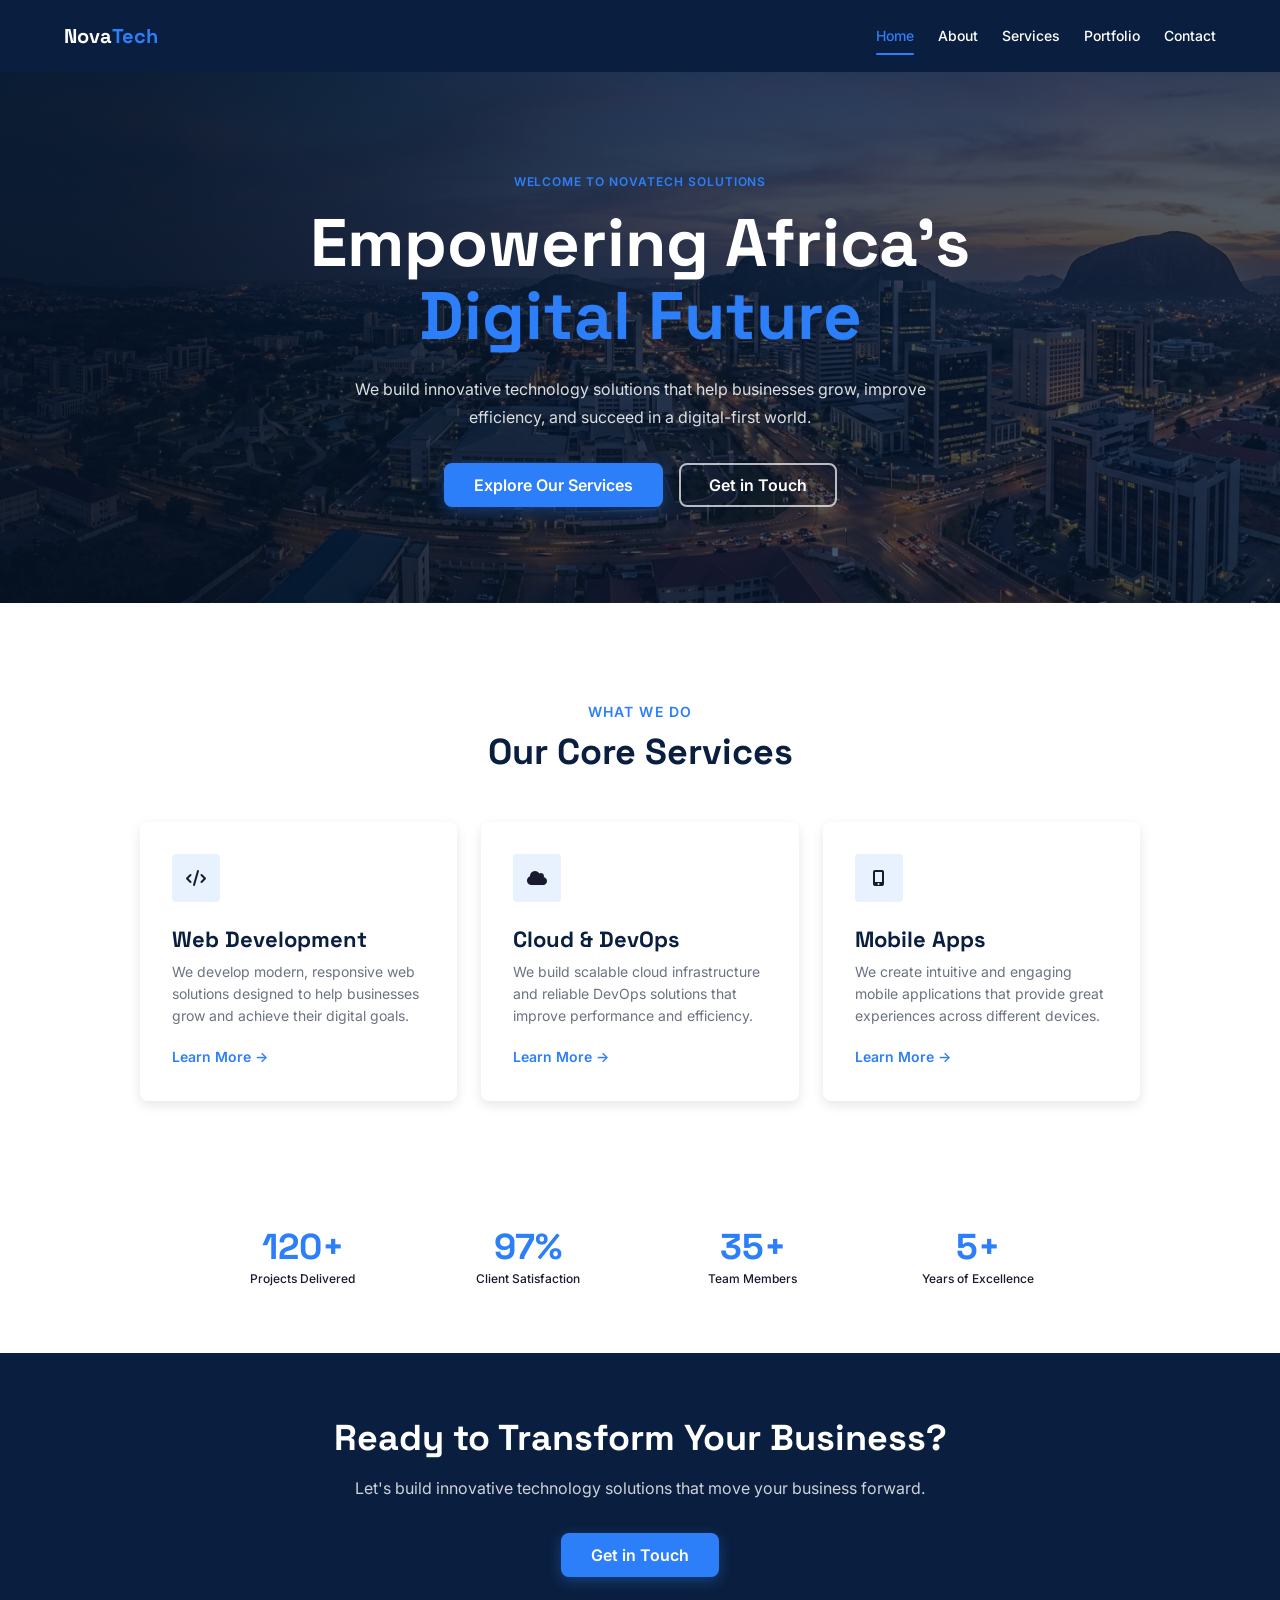
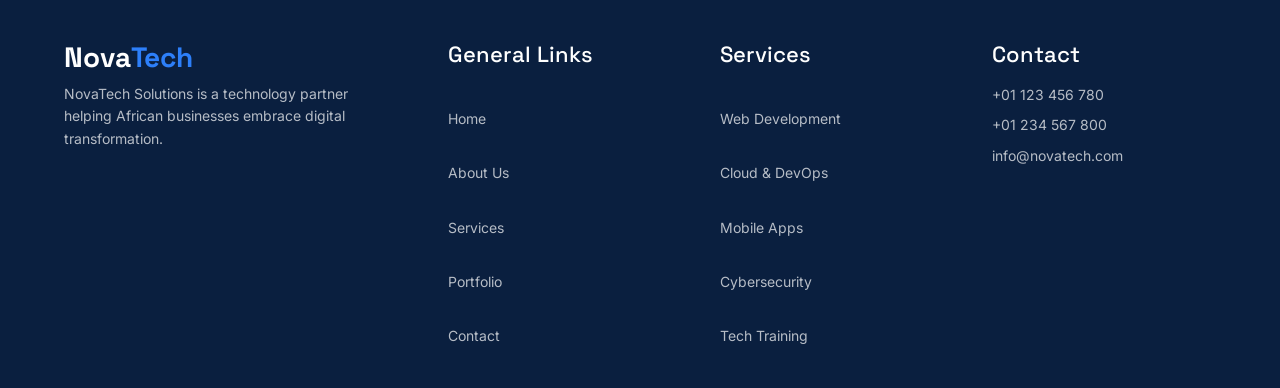
<file: index.html>
<!DOCTYPE html>
<html lang="en">

<head>

    <meta charset="UTF-8">
    <meta name="viewport" content="width=device-width, initial-scale=1.0">

    <meta name="description" content="NovaTech Solutions — Empowering Africa's Digital Future">

    <meta name="author" content="NovaTech Solutions">

    <link rel="icon" type="image/png" href="assets/images/icons/favicon.png">

    <link rel="stylesheet" href="assets/css/styles.css">

    <link
        rel="stylesheet"
        href="https://cdnjs.cloudflare.com/ajax/libs/font-awesome/6.5.2/css/all.min.css">

    <title>NovaTech Solutions — Empowering Africa's Digital Future</title>

</head>

<body>


    <!-- ========== NAVIGATION ========== -->

    <header id="main-header">

        <nav id="main-nav" class="container flex-between">

            <a href="index.html" class="nav-logo">

                <span class="logo-text">
                    Nova<span class="text-accent">Tech</span>
                </span>

            </a>


            <ul id="nav-menu" class="nav-menu">

                <li>
                    <a href="index.html" class="nav-link active">
                        Home
                    </a>
                </li>

                <li>
                    <a href="about.html" class="nav-link">
                        About
                    </a>
                </li>

                <li>
                    <a href="services.html" class="nav-link">
                        Services
                    </a>
                </li>

                <li>
                    <a href="portfolio.html" class="nav-link">
                        Portfolio
                    </a>
                </li>

                <li>
                    <a href="contact.html" class="nav-link">
                        Contact
                    </a>
                </li>

            </ul>


            <button
                id="menu-toggle"
                class="menu-toggle"
                aria-label="Toggle navigation menu">

                <span class="hamburger"></span>

            </button>

        </nav>

    </header>



    <!-- ========== HERO SECTION ========== -->

    <section id="hero" class="hero-section">

        <div class="hero-content container">

            <span class="hero-label">
                WELCOME TO NOVATECH SOLUTIONS
            </span>

            <h1>
                Empowering Africa's
                <br>
                <span class="text-accent">
                    Digital Future
                </span>
            </h1>

            <p>
                We build innovative technology solutions that help
                businesses grow, improve efficiency, and succeed
                in a digital-first world.
            </p>


            <div class="hero-actions">

                <a href="services.html" class="btn btn-primary">
                    Explore Our Services
                </a>

                <a href="contact.html" class="btn btn-outline">
                    Get in Touch
                </a>

            </div>

        </div>

    </section>



    <!-- ========== CORE SERVICES ========== -->

    <section id="services-overview" class="section bg-white">

        <div class="container">


            <div class="section-header">

                <span class="section-label">
                    WHAT WE DO
                </span>

                <h2>
                    Our Core Services
                </h2>

            </div>


            <div class="core-services-grid">


                <!-- SERVICE 1 -->

                <article class="core-service-card">

                    <div class="service-icon">

                        <i class="fa-solid fa-code"></i>

                    </div>

                    <h3>
                        Web Development
                    </h3>

                    <p>
                        We develop modern, responsive web solutions
                        designed to help businesses grow and achieve
                        their digital goals.
                    </p>

                    <a href="services.html" class="learn-more">
                        Learn More →
                    </a>

                </article>



                <!-- SERVICE 2 -->

                <article class="core-service-card">

                    <div class="service-icon">

                        <i class="fa-solid fa-cloud"></i>

                    </div>

                    <h3>
                        Cloud & DevOps
                    </h3>

                    <p>
                        We build scalable cloud infrastructure and
                        reliable DevOps solutions that improve
                        performance and efficiency.
                    </p>

                    <a href="services.html" class="learn-more">
                        Learn More →
                    </a>

                </article>



                <!-- SERVICE 3 -->

                <article class="core-service-card">

                    <div class="service-icon">

                        <i class="fa-solid fa-mobile-screen-button"></i>

                    </div>

                    <h3>
                        Mobile Apps
                    </h3>

                    <p>
                        We create intuitive and engaging mobile
                        applications that provide great experiences
                        across different devices.
                    </p>

                    <a href="services.html" class="learn-more">
                        Learn More →
                    </a>

                </article>


            </div>

        </div>

    </section>



    <!-- ========== STATISTICS ========== -->

    <section id="stats" class="stats-section">

        <div class="container">

            <div class="stats-grid">


                <div class="stat-item">

                    <strong>
                        120+
                    </strong>

                    <span>
                        Projects Delivered
                    </span>

                </div>


                <div class="stat-item">

                    <strong>
                        97%
                    </strong>

                    <span>
                        Client Satisfaction
                    </span>

                </div>


                <div class="stat-item">

                    <strong>
                        35+
                    </strong>

                    <span>
                        Team Members
                    </span>

                </div>


                <div class="stat-item">

                    <strong>
                        5+
                    </strong>

                    <span>
                        Years of Excellence
                    </span>

                </div>


            </div>

        </div>

    </section>



    <!-- ========== CTA SECTION ========== -->

    <section id="cta" class="cta-section">

        <div class="container text-center">

            <h2>
                Ready to Transform Your Business?
            </h2>

            <p>
                Let's build innovative technology solutions
                that move your business forward.
            </p>

            <a href="contact.html" class="btn btn-primary">
                Get in Touch
            </a>

        </div>

    </section>



  <!-- ========== FOOTER ========== -->

<footer id="main-footer" class="bg-primary">

    <div class="container">

        <div class="footer-content">

            <!-- Company -->
            <div class="footer-company">

                <h3>
                    Nova<span class="text-accent">Tech</span>
                </h3>

                <p>
                    NovaTech Solutions is a technology partner
                    helping African businesses embrace digital
                    transformation.
                </p>

            </div>


            <!-- General Links -->
            <div class="footer-links">

                <h4 class="text-white">
                    General Links
                </h4>

                <a href="index.html">
                    Home
                </a>

                <a href="about.html">
                    About Us
                </a>

                <a href="services.html">
                    Services
                </a>

                <a href="portfolio.html">
                    Portfolio
                </a>

                <a href="contact.html">
                    Contact
                </a>

            </div>


            <!-- Services -->
            <div class="footer-links">

                <h4 class="text-white">
                    Services
                </h4>

                <a href="services.html">
                    Web Development
                </a>

                <a href="services.html">
                    Cloud & DevOps
                </a>

                <a href="services.html">
                    Mobile Apps
                </a>

                <a href="services.html">
                    Cybersecurity
                </a>

                <a href="services.html">
                    Tech Training
                </a>

            </div>


            <!-- Contact -->
            <div class="footer-contact">

                <h4 class="text-white">
                    Contact
                </h4>

                <p>
                    +01 123 456 780
                </p>

                <p>
                    +01 234 567 800
                </p>

                <p>
                    info@novatech.com
                </p>

            </div>

        </div>

    </div>

</footer>


    <script src="assets/js/main.js"></script>

</body>

</html>
</file>
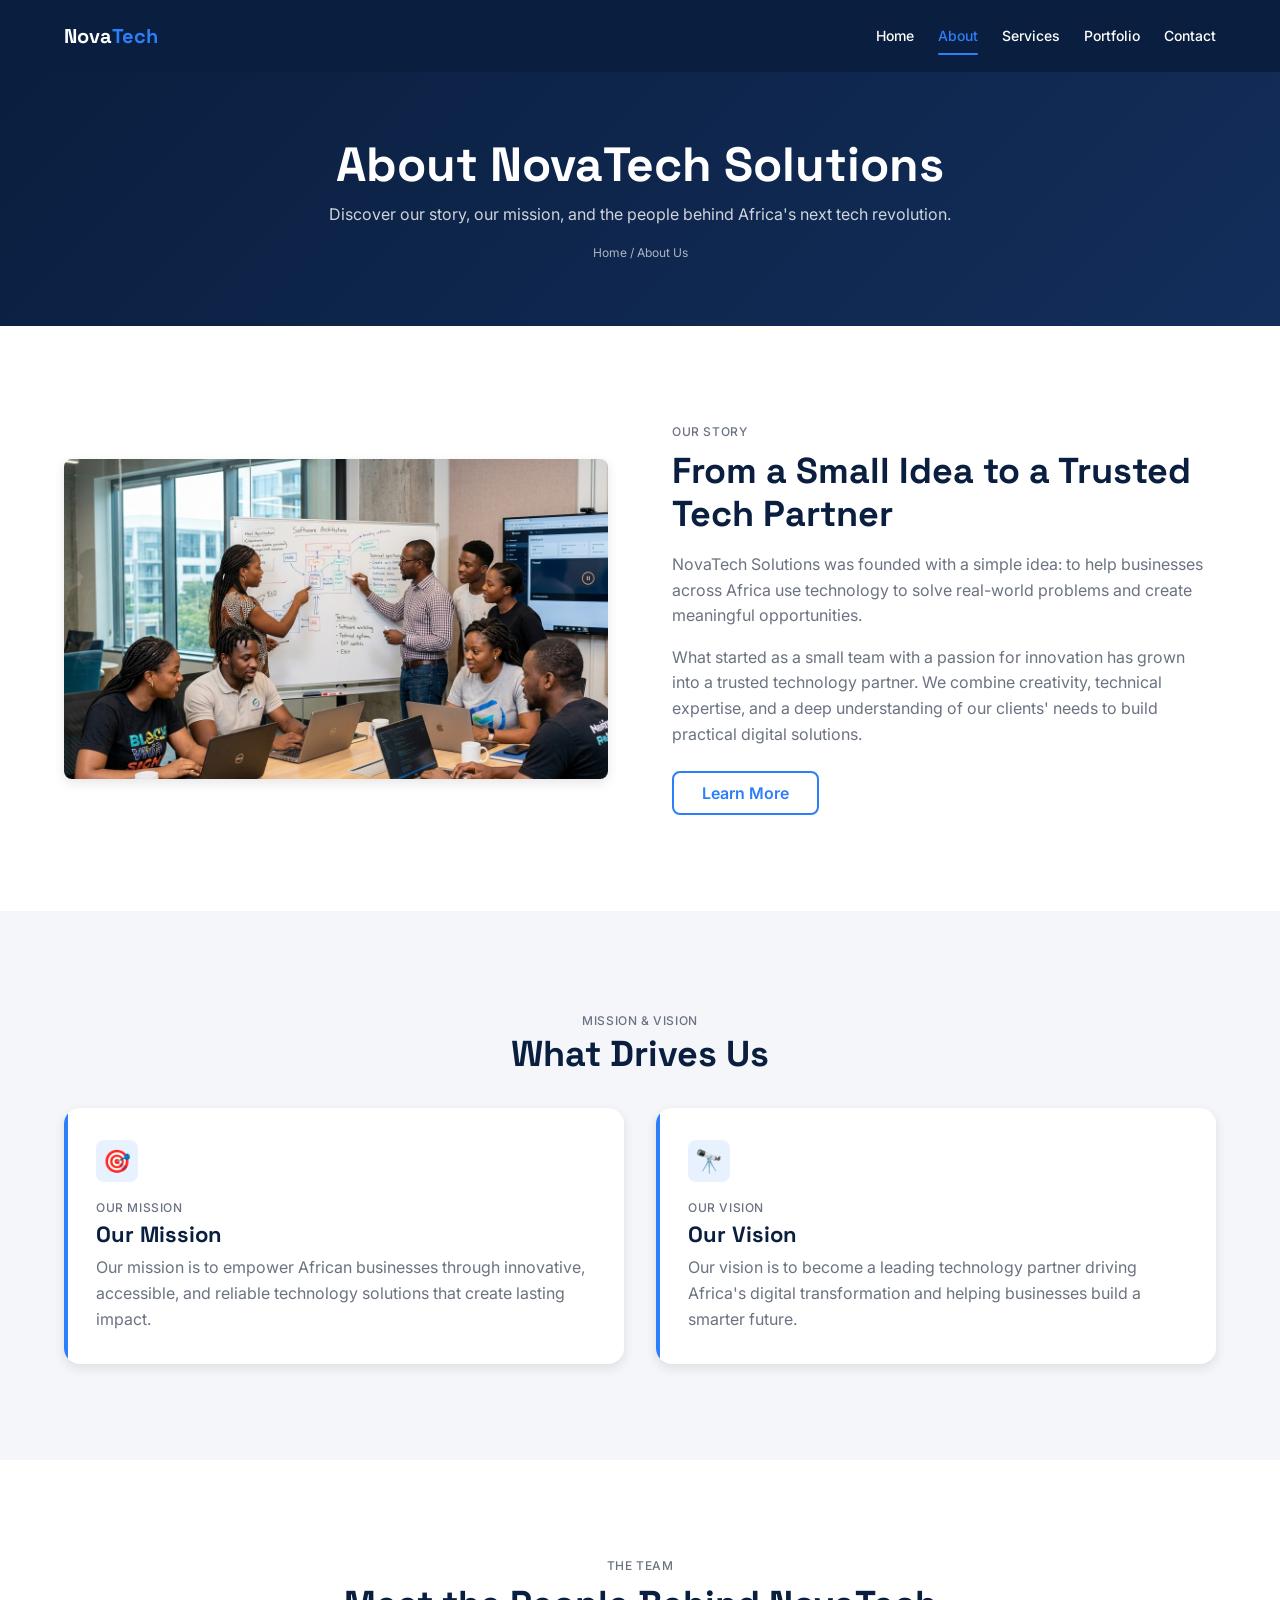
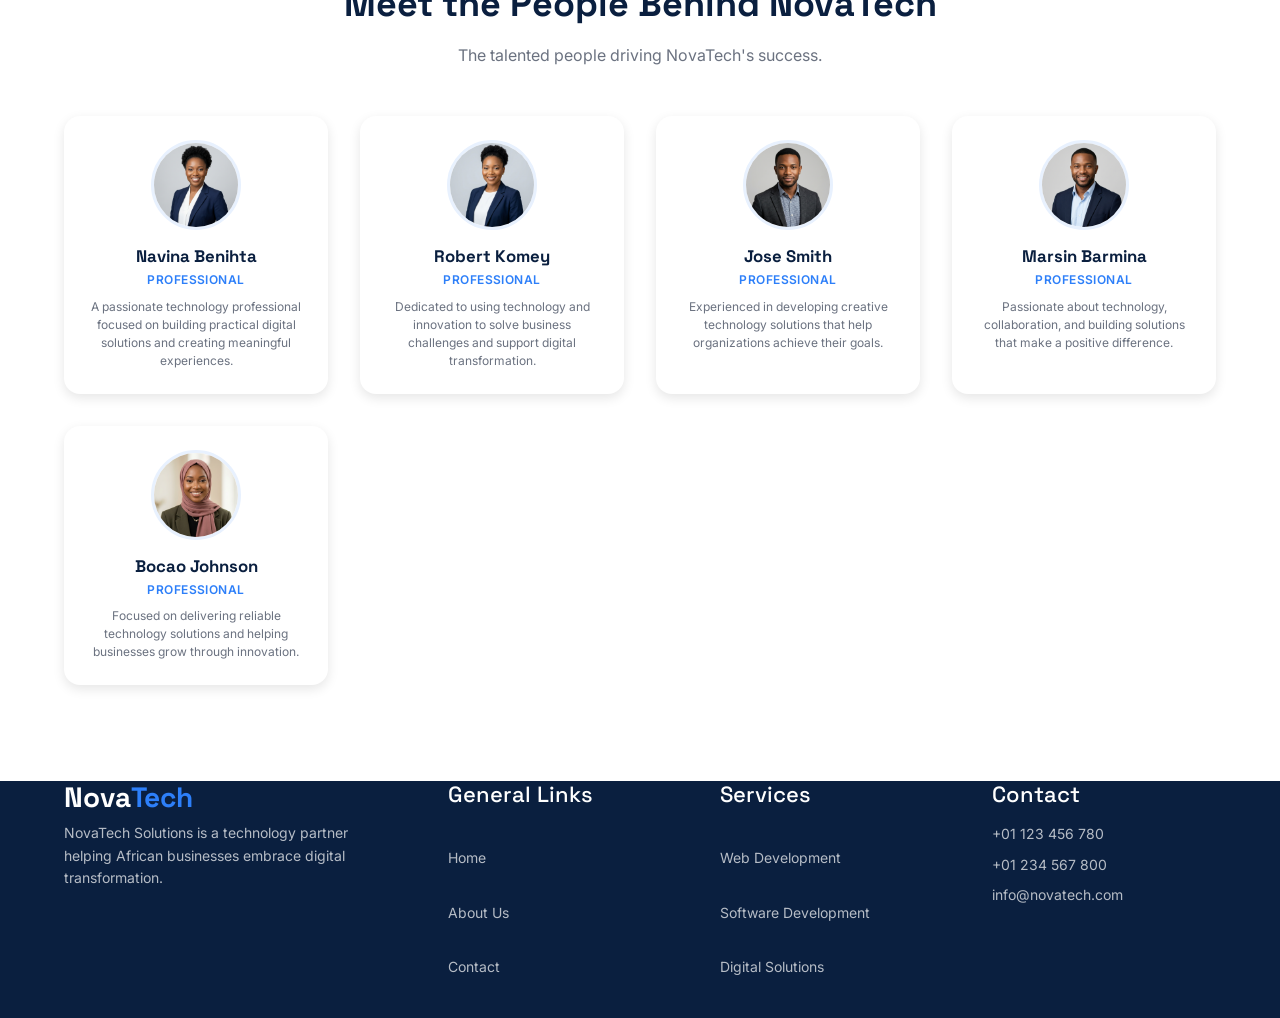
<file: about.html>
<!DOCTYPE html>
<html lang="en">

<head>
    <meta charset="UTF-8">
    <meta name="viewport" content="width=device-width, initial-scale=1.0">

    <meta name="description"
        content="Learn about NovaTech Solutions — our story, mission, vision, and the talented team driving Africa's digital transformation.">

    <meta name="author" content="NovaTech Solutions">

    <!-- Favicon -->
    <link rel="icon" type="image/png" href="assets/images/icons/favicon.png">

    <!-- Stylesheet -->
    <link rel="stylesheet" href="assets/css/styles.css">

    <title>About Us — NovaTech Solutions</title>
</head>

<body>

    <!-- ========== NAVIGATION ========== -->
    <header id="main-header">

        <nav id="main-nav" class="container flex-between">

            <!-- Logo -->
            <a href="index.html" class="nav-logo">
                <span class="logo-text">
                    Nova<span class="text-accent">Tech</span>
                </span>
            </a>

            <!-- Navigation Links -->
            <ul id="nav-menu" class="nav-menu">

                <li>
                    <a href="index.html" class="nav-link">
                        Home
                    </a>
                </li>

                <li>
                    <a href="about.html" class="nav-link active">
                        About
                    </a>
                </li>

                <li>
                    <a href="services.html" class="nav-link">
                        Services
                    </a>
                </li>

                <li>
                    <a href="portfolio.html" class="nav-link">
                        Portfolio
                    </a>
                </li>

                <li>
                    <a href="contact.html" class="nav-link">
                        Contact
                    </a>
                </li>

            </ul>

            <!-- Mobile Menu Button -->
            <button
                id="menu-toggle"
                class="menu-toggle"
                aria-label="Toggle navigation menu">

                <span class="hamburger"></span>

            </button>

        </nav>

    </header>


    <!-- ========== PAGE HERO / BANNER ========== -->
    <section id="page-hero" class="page-hero">

        <div class="container">

            <h1>About NovaTech Solutions</h1>

            <p>
                Discover our story, our mission, and the people behind
                Africa's next tech revolution.
            </p>

            <p class="breadcrumb">
                Home / About Us
            </p>

        </div>

    </section>


    <!-- ========== COMPANY STORY ========== -->
    <section id="company-story" class="section bg-white">

        <div class="container">

            <div class="company-story-content">

                <!-- Story Image -->
                <div class="company-story-image">

                    <img
                        src="assets/images/about/about-preview.png"
                        alt="NovaTech team working together in an office">

                </div>


                <!-- Story Text -->
                <div class="company-story-text">

                    <span class="text-caption">
                        Our Story
                    </span>

                    <h2>
                        From a Small Idea to a Trusted Tech Partner
                    </h2>

                    <p>
                        NovaTech Solutions was founded with a simple idea:
                        to help businesses across Africa use technology
                        to solve real-world problems and create meaningful
                        opportunities.
                    </p>

                    <p>
                        What started as a small team with a passion for
                        innovation has grown into a trusted technology
                        partner. We combine creativity, technical expertise,
                        and a deep understanding of our clients' needs to
                        build practical digital solutions.
                    </p>

                    <a href="services.html" class="btn btn-outline">
                        Learn More
                    </a>

                </div>

            </div>

        </div>

    </section>


    <!-- ========== MISSION & VISION ========== -->
    <section id="mission-vision" class="section">

        <div class="container">

            <div class="section-header">

                <span class="text-caption">
                    Mission & Vision
                </span>

                <h2>What Drives Us</h2>

            </div>


            <div class="grid grid-2">

                <!-- Mission -->
                <article class="card mission-card">

                    <div class="mission-icon">
                        🎯
                    </div>

                    <span class="text-caption">
                        Our Mission
                    </span>

                    <h3>
                        Our Mission
                    </h3>

                    <p>
                        Our mission is to empower African businesses
                        through innovative, accessible, and reliable
                        technology solutions that create lasting impact.
                    </p>

                </article>


                <!-- Vision -->
                <article class="card vision-card">

                    <div class="vision-icon">
                        🔭
                    </div>

                    <span class="text-caption">
                        Our Vision
                    </span>

                    <h3>
                        Our Vision
                    </h3>

                    <p>
                        Our vision is to become a leading technology
                        partner driving Africa's digital transformation
                        and helping businesses build a smarter future.
                    </p>

                </article>

            </div>

        </div>

    </section>


    <!-- ========== MEET THE TEAM ========== -->
    <section id="team" class="section bg-white">

        <div class="container">

            <div class="section-header">

                <span class="text-caption">
                    The Team
                </span>

                <h2>
                    Meet the People Behind NovaTech
                </h2>

                <p>
                    The talented people driving NovaTech's success.
                </p>

            </div>


            <div class="grid grid-4">

                <!-- Team Member 1 -->
                <article class="card team-card">

                    <img
                        src="assets/images/team/adaeze-okonkwo.png"
                        alt="Navina Benihta">

                    <h3>
                        Navina Benihta
                    </h3>

                    <span class="team-role">
                        Professional
                    </span>

                    <p>
                        A passionate technology professional focused on
                        building practical digital solutions and creating
                        meaningful experiences.
                    </p>

                </article>


                <!-- Team Member 2 -->
                <article class="card team-card">

                    <img
                        src="assets/images/team/amara-okafor.png"
                        alt="Robert Komey">

                    <h3>
                        Robert Komey
                    </h3>

                    <span class="team-role">
                        Professional
                    </span>

                    <p>
                        Dedicated to using technology and innovation to
                        solve business challenges and support digital
                        transformation.
                    </p>

                </article>


                <!-- Team Member 3 -->
                <article class="card team-card">

                    <img
                        src="assets/images/team/chinedu-abiodun.png"
                        alt="Jose Smith">

                    <h3>
                        Jose Smith
                    </h3>

                    <span class="team-role">
                        Professional
                    </span>

                    <p>
                        Experienced in developing creative technology
                        solutions that help organizations achieve their
                        goals.
                    </p>

                </article>


                <!-- Team Member 4 -->
                <article class="card team-card">

                    <img
                        src="assets/images/team/emeka-nwankwo.png"
                        alt="Marsin Barmina">

                    <h3>
                        Marsin Barmina
                    </h3>

                    <span class="team-role">
                        Professional
                    </span>

                    <p>
                        Passionate about technology, collaboration, and
                        building solutions that make a positive difference.
                    </p>

                </article>


                <!-- Team Member 5 -->
                <article class="card team-card">

                    <img
                        src="assets/images/team/fatima-bello.png"
                        alt="Bocao Johnson">

                    <h3>
                        Bocao Johnson
                    </h3>

                    <span class="team-role">
                        Professional
                    </span>

                    <p>
                        Focused on delivering reliable technology solutions
                        and helping businesses grow through innovation.
                    </p>

                </article>

            </div>

        </div>

    </section>


    <!-- ========== FOOTER ========== -->
    <footer id="main-footer" class="bg-primary">

        <div class="container">

            <div class="footer-content">

                <!-- Company -->
                <div class="footer-company">

                    <h3>
                        Nova<span class="text-accent">Tech</span>
                    </h3>

                    <p class="text-white">
                        NovaTech Solutions is a technology partner
                        helping African businesses embrace digital
                        transformation.
                    </p>

                </div>


                <!-- General Links -->
                <div class="footer-links">

                    <h4 class="text-white">
                        General Links
                    </h4>

                    <a href="index.html">
                        Home
                    </a>

                    <a href="about.html">
                        About Us
                    </a>

                    <a href="contact.html">
                        Contact
                    </a>

                </div>


                <!-- Services -->
                <div class="footer-links">

                    <h4 class="text-white">
                        Services
                    </h4>

                    <a href="services.html">
                        Web Development
                    </a>

                    <a href="services.html">
                        Software Development
                    </a>

                    <a href="services.html">
                        Digital Solutions
                    </a>

                </div>


                <!-- Contact -->
                <div class="footer-contact">

                    <h4 class="text-white">
                        Contact
                    </h4>

                    <p class="text-white">
                        +01 123 456 780
                    </p>

                    <p class="text-white">
                        +01 234 567 800
                    </p>

                    <p class="text-white">
                        info@novatech.com
                    </p>

                </div>

            </div>

        </div>

    </footer>


    <!-- JavaScript -->
    <script src="assets/js/main.js"></script>

</body>

</html>
</file>
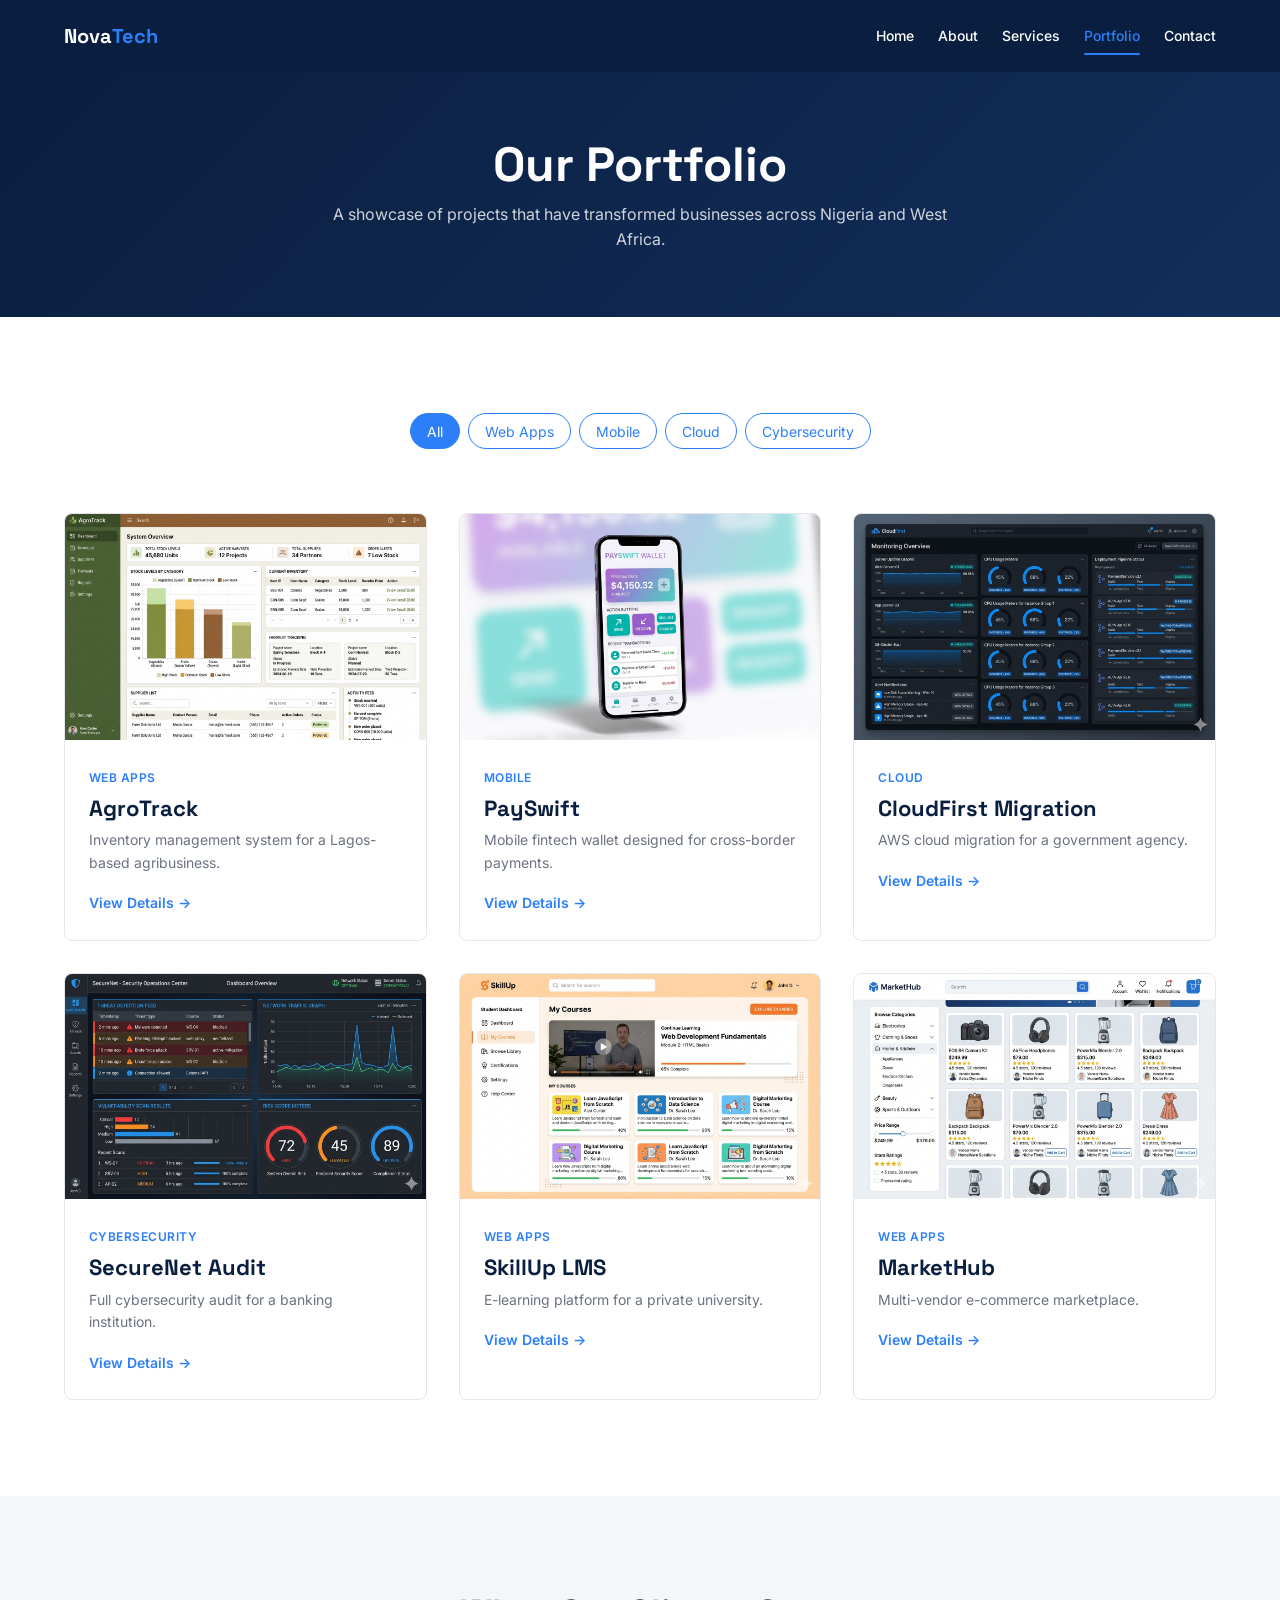
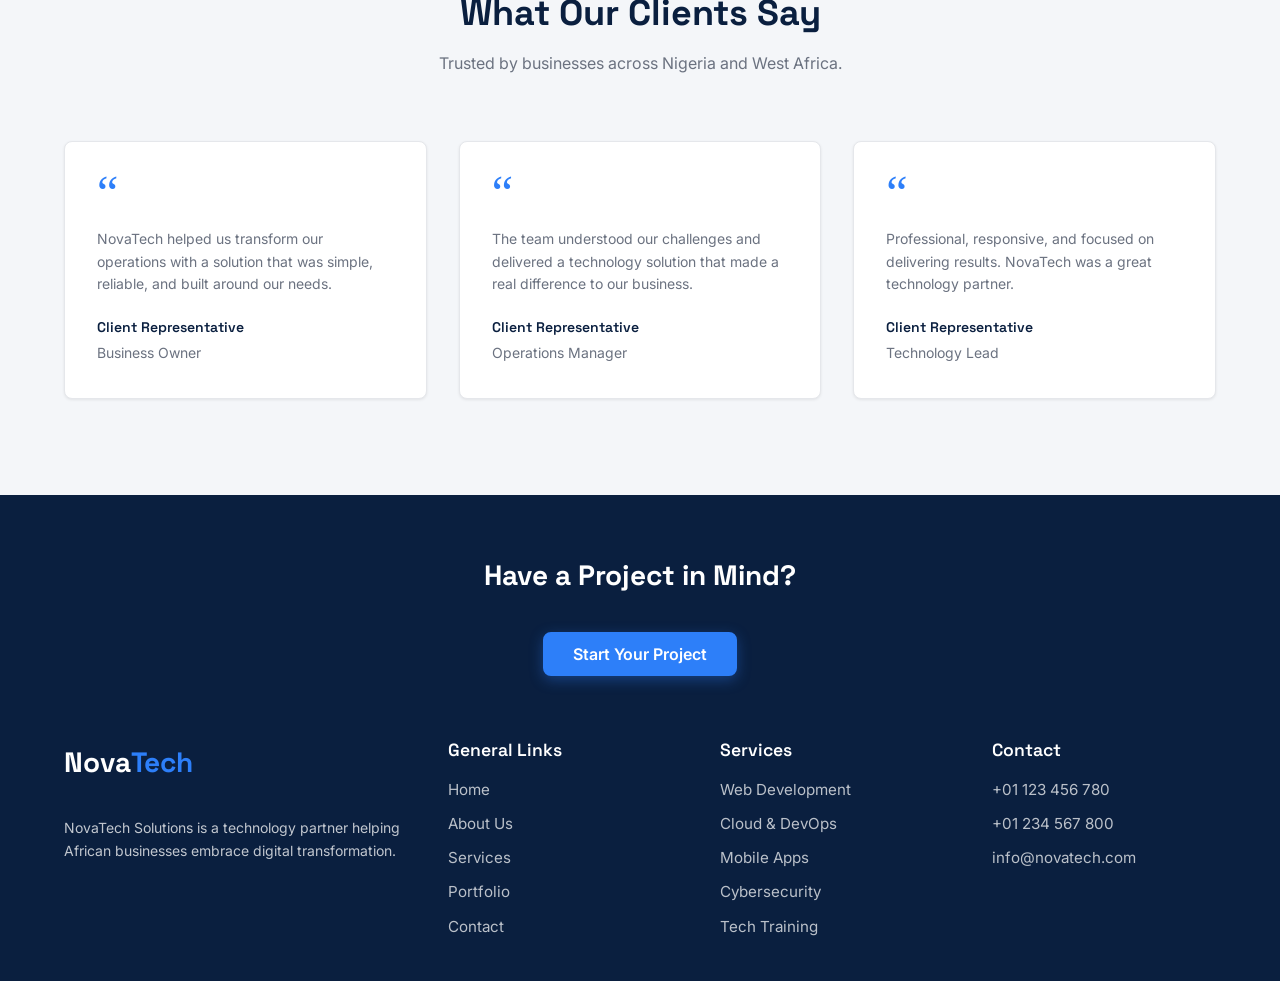
<file: portfolio.html>
<!DOCTYPE html>
<html lang="en">

<head>
    <meta charset="UTF-8">

    <meta name="viewport" content="width=device-width, initial-scale=1.0">

    <meta
        name="description"
        content="Explore NovaTech Solutions' portfolio — 120+ successful projects across web development, cloud infrastructure, mobile apps, and more."
    >

    <meta
        name="author"
        content="NovaTech Solutions"
    >

    <!-- Favicon -->
    <link
        rel="icon"
        type="image/png"
        href="assets/images/icons/favicon.png"
    >

    <!-- Stylesheet -->
    <link
        rel="stylesheet"
        href="assets/css/styles.css"
    >

    <title>Portfolio — NovaTech Solutions</title>
</head>


<body>

    <!-- ==========================================================
         NAVIGATION
         ========================================================== -->

    <header id="main-header">

        <nav id="main-nav" class="container flex-between">

            <!-- Logo -->
            <a
                href="index.html"
                class="nav-logo"
            >
                <span class="logo-text">
                    Nova<span class="text-accent">Tech</span>
                </span>
            </a>


            <!-- Navigation Links -->
            <ul id="nav-menu" class="nav-menu">

                <li>
                    <a
                        href="index.html"
                        class="nav-link"
                    >
                        Home
                    </a>
                </li>

                <li>
                    <a
                        href="about.html"
                        class="nav-link"
                    >
                        About
                    </a>
                </li>

                <li>
                    <a
                        href="services.html"
                        class="nav-link"
                    >
                        Services
                    </a>
                </li>

                <li>
                    <a
                        href="portfolio.html"
                        class="nav-link active"
                    >
                        Portfolio
                    </a>
                </li>

                <li>
                    <a
                        href="contact.html"
                        class="nav-link"
                    >
                        Contact
                    </a>
                </li>

            </ul>


            <!-- Mobile Menu Button -->
            <button
                id="menu-toggle"
                class="menu-toggle"
                aria-label="Toggle navigation menu"
                type="button"
            >
                <span class="hamburger"></span>
            </button>

        </nav>

    </header>



    <!-- ==========================================================
         PAGE HERO
         ========================================================== -->

    <section
        id="page-hero"
        class="page-hero"
    >

        <div class="container text-center">

            <h1>
                Our Portfolio
            </h1>

            <p>
                A showcase of projects that have transformed
                businesses across Nigeria and West Africa.
            </p>

        </div>

    </section>



    <!-- ==========================================================
         PORTFOLIO SECTION
         ========================================================== -->

    <section
        id="portfolio-filter"
        class="section bg-white"
    >

        <div class="container">

            <!-- Portfolio Filter -->
            <div class="filter-buttons text-center">

                <button
                    type="button"
                    class="filter-btn active"
                    data-filter="all"
                >
                    All
                </button>

                <button
                    type="button"
                    class="filter-btn"
                    data-filter="web"
                >
                    Web Apps
                </button>

                <button
                    type="button"
                    class="filter-btn"
                    data-filter="mobile"
                >
                    Mobile
                </button>

                <button
                    type="button"
                    class="filter-btn"
                    data-filter="cloud"
                >
                    Cloud
                </button>

                <button
                    type="button"
                    class="filter-btn"
                    data-filter="cybersecurity"
                >
                    Cybersecurity
                </button>

            </div>



            <!-- Portfolio Grid -->
            <div class="portfolio-grid">


                <!-- ==================================================
                     PROJECT 1 — AGROTRACK
                     ================================================== -->

                <article
                    class="portfolio-card"
                    data-category="web"
                >

                    <div class="portfolio-image">

                        <img
                            src="assets/images/portfolio/project-agrotrack.png"
                            alt="AgroTrack inventory management system"
                        >

                    </div>


                    <div class="portfolio-content">

                        <span class="portfolio-category">
                            Web Apps
                        </span>

                        <h3>
                            AgroTrack
                        </h3>

                        <p>
                            Inventory management system for a
                            Lagos-based agribusiness.
                        </p>

                        <a
                            href="#"
                            class="portfolio-link"
                        >
                            View Details
                            <span>→</span>
                        </a>

                    </div>

                </article>



                <!-- ==================================================
                     PROJECT 2 — PAYSWIFT
                     ================================================== -->

                <article
                    class="portfolio-card"
                    data-category="mobile"
                >

                    <div class="portfolio-image">

                        <img
                            src="assets/images/portfolio/project-payswift.png"
                            alt="PaySwift mobile fintech wallet"
                        >

                    </div>


                    <div class="portfolio-content">

                        <span class="portfolio-category">
                            Mobile
                        </span>

                        <h3>
                            PaySwift
                        </h3>

                        <p>
                            Mobile fintech wallet designed for
                            cross-border payments.
                        </p>

                        <a
                            href="#"
                            class="portfolio-link"
                        >
                            View Details
                            <span>→</span>
                        </a>

                    </div>

                </article>



                <!-- ==================================================
                     PROJECT 3 — CLOUDFIRST MIGRATION
                     ================================================== -->

                <article
                    class="portfolio-card"
                    data-category="cloud"
                >

                    <div class="portfolio-image">

                        <img
                            src="assets/images/portfolio/project-cloudfirst.png"
                            alt="CloudFirst AWS cloud migration project"
                        >

                    </div>


                    <div class="portfolio-content">

                        <span class="portfolio-category">
                            Cloud
                        </span>

                        <h3>
                            CloudFirst Migration
                        </h3>

                        <p>
                            AWS cloud migration for a government
                            agency.
                        </p>

                        <a
                            href="#"
                            class="portfolio-link"
                        >
                            View Details
                            <span>→</span>
                        </a>

                    </div>

                </article>



                <!-- ==================================================
                     PROJECT 4 — SECURENET AUDIT
                     ================================================== -->

                <article
                    class="portfolio-card"
                    data-category="cybersecurity"
                >

                    <div class="portfolio-image">

                        <img
                            src="assets/images/portfolio/project-securenet.png"
                            alt="SecureNet cybersecurity audit"
                        >

                    </div>


                    <div class="portfolio-content">

                        <span class="portfolio-category">
                            Cybersecurity
                        </span>

                        <h3>
                            SecureNet Audit
                        </h3>

                        <p>
                            Full cybersecurity audit for a banking
                            institution.
                        </p>

                        <a
                            href="#"
                            class="portfolio-link"
                        >
                            View Details
                            <span>→</span>
                        </a>

                    </div>

                </article>



                <!-- ==================================================
                     PROJECT 5 — SKILLUP LMS
                     ================================================== -->

                <article
                    class="portfolio-card"
                    data-category="web"
                >

                    <div class="portfolio-image">

                        <img
                            src="assets/images/portfolio/project-skillup.png"
                            alt="SkillUp e-learning platform"
                        >

                    </div>


                    <div class="portfolio-content">

                        <span class="portfolio-category">
                            Web Apps
                        </span>

                        <h3>
                            SkillUp LMS
                        </h3>

                        <p>
                            E-learning platform for a private
                            university.
                        </p>

                        <a
                            href="#"
                            class="portfolio-link"
                        >
                            View Details
                            <span>→</span>
                        </a>

                    </div>

                </article>



                <!-- ==================================================
                     PROJECT 6 — MARKETHUB
                     ================================================== -->

                <article
                    class="portfolio-card"
                    data-category="web"
                >

                    <div class="portfolio-image">

                        <img
                            src="assets/images/portfolio/project-markethub.png"
                            alt="MarketHub multi-vendor e-commerce marketplace"
                        >

                    </div>


                    <div class="portfolio-content">

                        <span class="portfolio-category">
                            Web Apps
                        </span>

                        <h3>
                            MarketHub
                        </h3>

                        <p>
                            Multi-vendor e-commerce marketplace.
                        </p>

                        <a
                            href="#"
                            class="portfolio-link"
                        >
                            View Details
                            <span>→</span>
                        </a>

                    </div>

                </article>

            </div>

        </div>

    </section>



    <!-- ==========================================================
         TESTIMONIALS
         ========================================================== -->

    <section
        id="testimonials"
        class="section testimonials-section"
    >

        <div class="container">

            <div class="section-header">

                <h2>
                    What Our Clients Say
                </h2>

                <p>
                    Trusted by businesses across Nigeria and
                    West Africa.
                </p>

            </div>



            <div class="testimonial-grid">


                <!-- Testimonial 1 -->
                <article class="testimonial-card">

                    <div class="quote-mark">
                        “
                    </div>

                    <p>
                        NovaTech helped us transform our operations
                        with a solution that was simple, reliable,
                        and built around our needs.
                    </p>

                    <h4>
                        Client Representative
                    </h4>

                    <span class="text-small">
                        Business Owner
                    </span>

                </article>



                <!-- Testimonial 2 -->
                <article class="testimonial-card">

                    <div class="quote-mark">
                        “
                    </div>

                    <p>
                        The team understood our challenges and
                        delivered a technology solution that made
                        a real difference to our business.
                    </p>

                    <h4>
                        Client Representative
                    </h4>

                    <span class="text-small">
                        Operations Manager
                    </span>

                </article>



                <!-- Testimonial 3 -->
                <article class="testimonial-card">

                    <div class="quote-mark">
                        “
                    </div>

                    <p>
                        Professional, responsive, and focused on
                        delivering results. NovaTech was a great
                        technology partner.
                    </p>

                    <h4>
                        Client Representative
                    </h4>

                    <span class="text-small">
                        Technology Lead
                    </span>

                </article>

            </div>

        </div>

    </section>



    <!-- ==========================================================
         CTA
         ========================================================== -->

    <section
        id="portfolio-cta"
    >

        <div class="container text-center">

            <h2>
                Have a Project in Mind?
            </h2>

            <a
                href="contact.html"
                class="btn btn-primary"
            >
                Start Your Project
            </a>

        </div>

    </section>



    <!-- ==========================================================
         FOOTER
         ========================================================== -->

    <footer id="main-footer">

        <div class="container">

            <div class="footer-content">


                <!-- ==================================================
                     FOOTER BRAND
                     ================================================== -->

                <div class="footer-brand">

                    <a
                        href="index.html"
                        class="footer-logo"
                    >
                        Nova<span>Tech</span>
                    </a>

                    <p>
                        NovaTech Solutions is a technology partner
                        helping African businesses embrace digital
                        transformation.
                    </p>

                </div>



                <!-- ==================================================
                     GENERAL LINKS
                     ================================================== -->

                <div class="footer-column">

                    <h4>
                        General Links
                    </h4>

                    <a href="index.html">
                        Home
                    </a>

                    <a href="about.html">
                        About Us
                    </a>

                    <a href="services.html">
                        Services
                    </a>

                    <a href="portfolio.html">
                        Portfolio
                    </a>

                    <a href="contact.html">
                        Contact
                    </a>

                </div>



                <!-- ==================================================
                     SERVICES
                     ================================================== -->

                <div class="footer-column">

                    <h4>
                        Services
                    </h4>

                    <a href="services.html">
                        Web Development
                    </a>

                    <a href="services.html">
                        Cloud &amp; DevOps
                    </a>

                    <a href="services.html">
                        Mobile Apps
                    </a>

                    <a href="services.html">
                        Cybersecurity
                    </a>

                    <a href="services.html">
                        Tech Training
                    </a>

                </div>



                <!-- ==================================================
                     CONTACT
                     ================================================== -->

                <div class="footer-column">

                    <h4>
                        Contact
                    </h4>

                    <a href="tel:+01123456780">
                        +01 123 456 780
                    </a>

                    <a href="tel:+01234567800">
                        +01 234 567 800
                    </a>

                    <a href="mailto:info@novatech.com">
                        info@novatech.com
                    </a>

                </div>


            </div>

        </div>

    </footer>

    <script src="assets/js/main.js"></script>

</body>

</html>
</file>
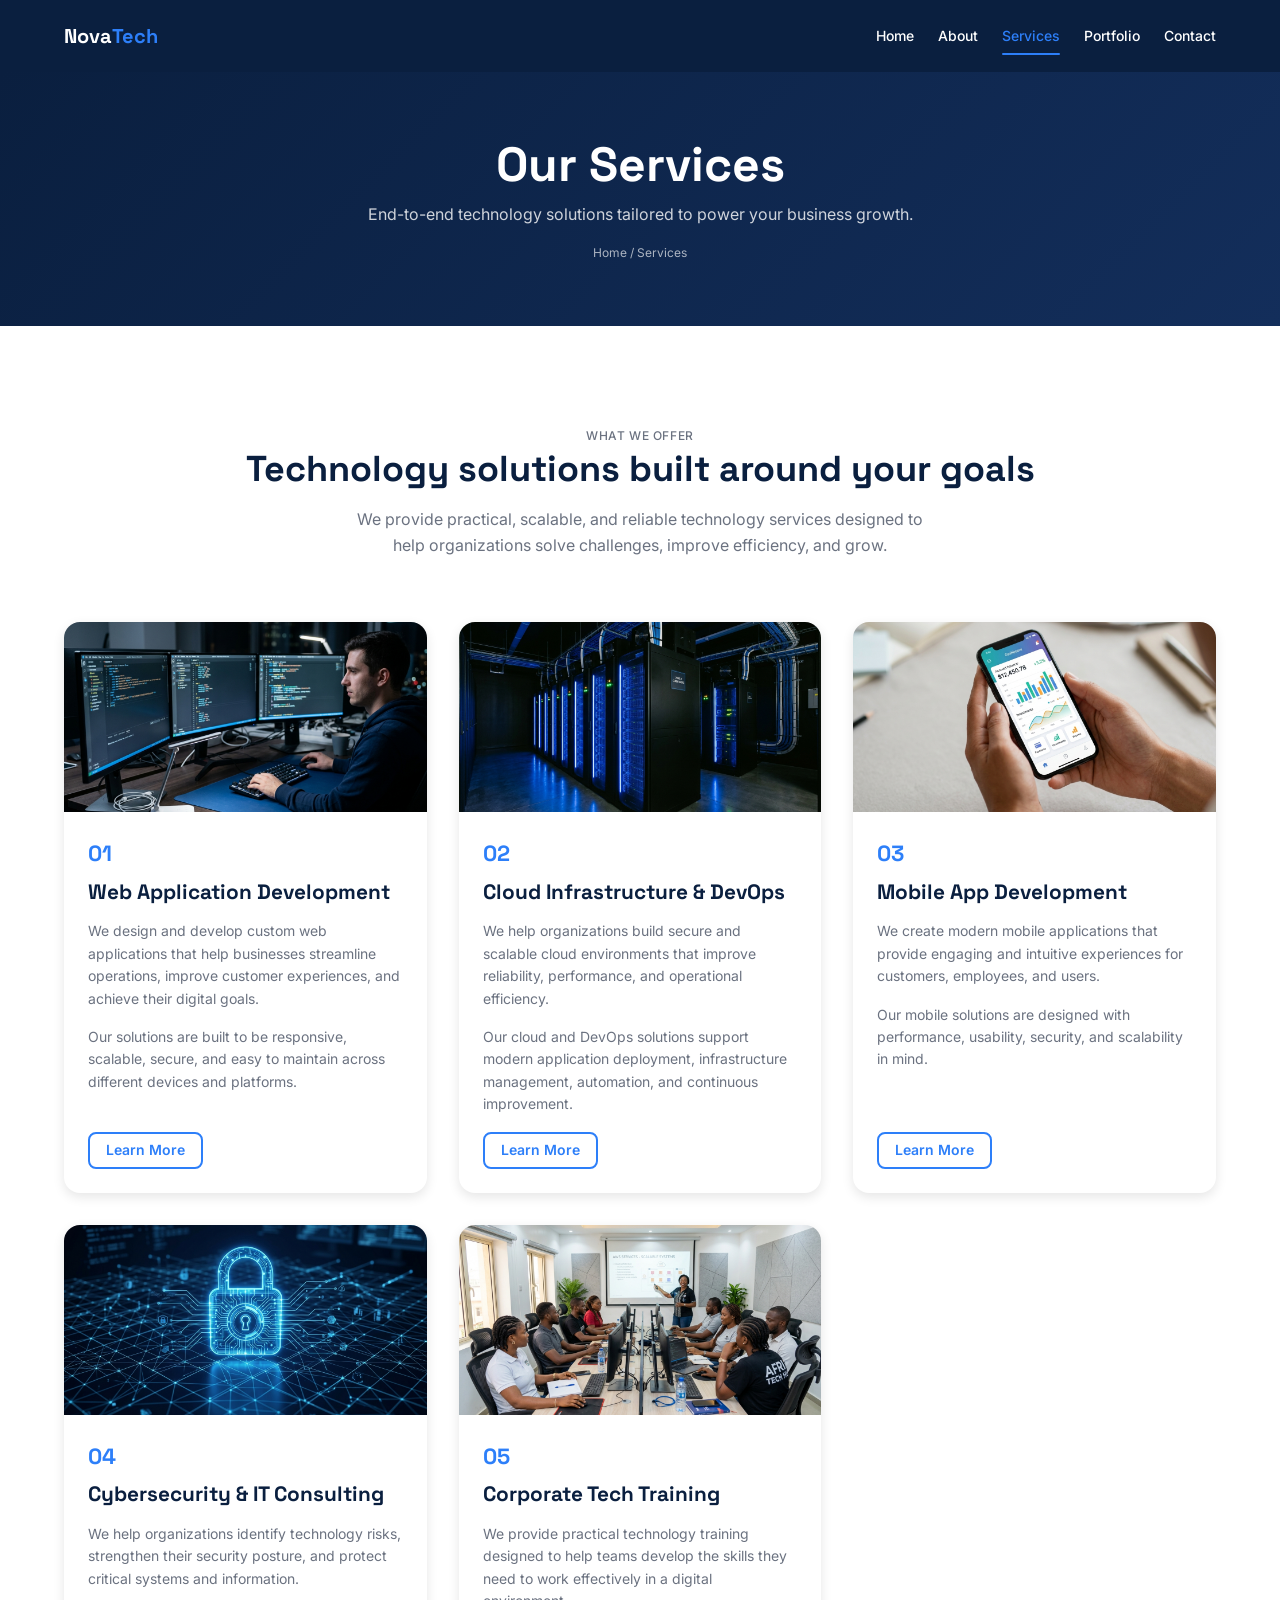
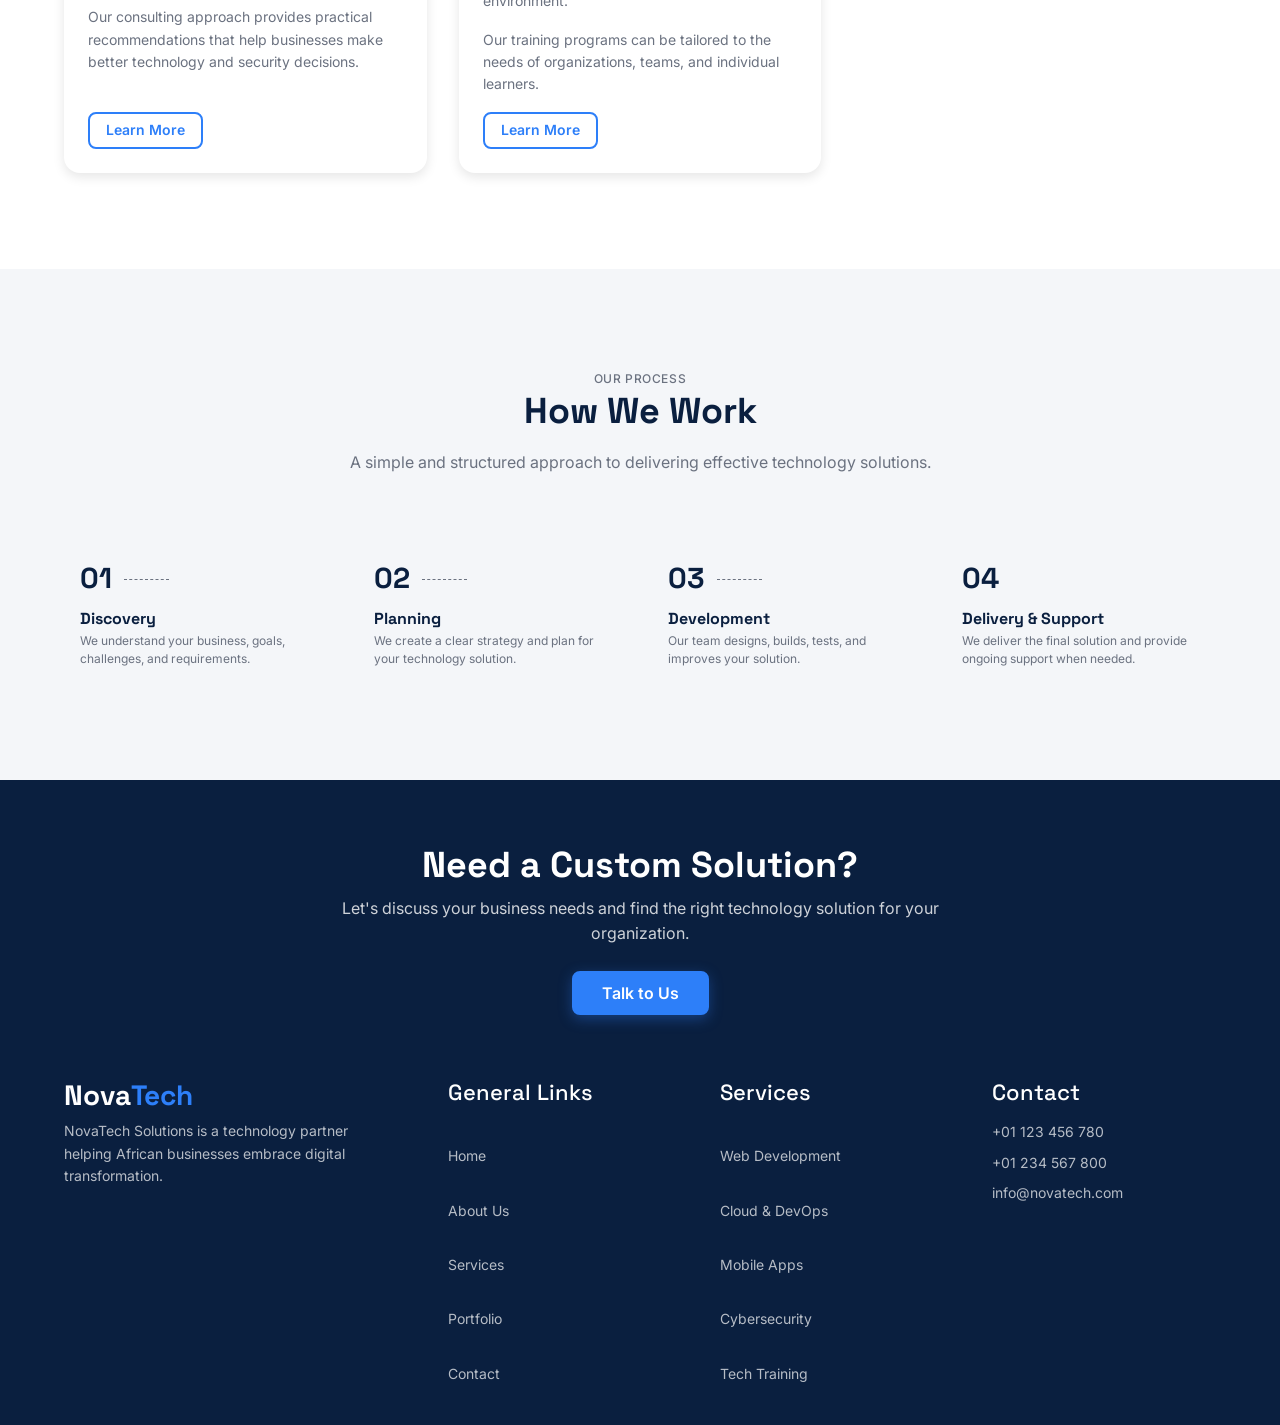
<file: services.html>
<!DOCTYPE html>
<html lang="en">

<head>
    <meta charset="UTF-8">
    <meta name="viewport" content="width=device-width, initial-scale=1.0">

    <meta name="description"
        content="Explore NovaTech Solutions' full range of services — web development, cloud infrastructure, mobile apps, cybersecurity, and corporate tech training.">

    <meta name="author" content="NovaTech Solutions">

    <!-- Favicon -->
    <link rel="icon" type="image/png"
        href="assets/images/icons/favicon.png">

    <!-- Stylesheet -->
    <link rel="stylesheet" href="assets/css/styles.css">

    <title>Our Services — NovaTech Solutions</title>
</head>

<body>

    <!-- ==================================================
         NAVIGATION
    ================================================== -->

    <header id="main-header">

        <nav id="main-nav" class="container flex-between">

            <a href="index.html" class="nav-logo">
                <span class="logo-text">
                    Nova<span class="text-accent">Tech</span>
                </span>
            </a>

            <ul id="nav-menu" class="nav-menu">

                <li>
                    <a href="index.html" class="nav-link">
                        Home
                    </a>
                </li>

                <li>
                    <a href="about.html" class="nav-link">
                        About
                    </a>
                </li>

                <li>
                    <a href="services.html" class="nav-link active">
                        Services
                    </a>
                </li>

                <li>
                    <a href="portfolio.html" class="nav-link">
                        Portfolio
                    </a>
                </li>

                <li>
                    <a href="contact.html" class="nav-link">
                        Contact
                    </a>
                </li>

            </ul>

            <button
                id="menu-toggle"
                class="menu-toggle"
                aria-label="Toggle navigation menu">

                <span class="hamburger"></span>

            </button>

        </nav>

    </header>


    <!-- ==================================================
         PAGE HERO
    ================================================== -->

    <section id="page-hero" class="page-hero">

        <div class="container">

            <h1>Our Services</h1>

            <p>
                End-to-end technology solutions tailored to power
                your business growth.
            </p>

            <p class="breadcrumb">
                Home / Services
            </p>

        </div>

    </section>


    <!-- ==================================================
         SERVICES
    ================================================== -->

    <section id="services-list" class="section bg-white">

        <div class="container">

            <div class="section-header">

                <span class="text-caption">
                    What We Offer
                </span>

                <h2>
                    Technology solutions built around your goals
                </h2>

                <p>
                    We provide practical, scalable, and reliable
                    technology services designed to help organizations
                    solve challenges, improve efficiency, and grow.
                </p>

            </div>


            <div class="services-grid">


                <!-- SERVICE 01 -->
                <article class="service-card">

                    <div class="service-image">

                        <img
                            src="assets/images/services/service-web-dev.png"
                            alt="Web application development">

                    </div>

                    <div class="service-content">

                        <span class="service-number">
                            01
                        </span>

                        <h3>
                            Web Application Development
                        </h3>

                        <p>
                            We design and develop custom web applications
                            that help businesses streamline operations,
                            improve customer experiences, and achieve
                            their digital goals.
                        </p>

                        <p>
                            Our solutions are built to be responsive,
                            scalable, secure, and easy to maintain across
                            different devices and platforms.
                        </p>

                        <a href="contact.html" class="btn btn-outline">
                            Learn More
                        </a>

                    </div>

                </article>


                <!-- SERVICE 02 -->
                <article class="service-card">

                    <div class="service-image">

                        <img
                            src="assets/images/services/service-cloud.png"
                            alt="Cloud infrastructure and DevOps">

                    </div>

                    <div class="service-content">

                        <span class="service-number">
                            02
                        </span>

                        <h3>
                            Cloud Infrastructure & DevOps
                        </h3>

                        <p>
                            We help organizations build secure and
                            scalable cloud environments that improve
                            reliability, performance, and operational
                            efficiency.
                        </p>

                        <p>
                            Our cloud and DevOps solutions support modern
                            application deployment, infrastructure
                            management, automation, and continuous
                            improvement.
                        </p>

                        <a href="contact.html" class="btn btn-outline">
                            Learn More
                        </a>

                    </div>

                </article>


                <!-- SERVICE 03 -->
                <article class="service-card">

                    <div class="service-image">

                        <img
                            src="assets/images/services/service-mobile.png"
                            alt="Mobile application development">

                    </div>

                    <div class="service-content">

                        <span class="service-number">
                            03
                        </span>

                        <h3>
                            Mobile App Development
                        </h3>

                        <p>
                            We create modern mobile applications that
                            provide engaging and intuitive experiences
                            for customers, employees, and users.
                        </p>

                        <p>
                            Our mobile solutions are designed with
                            performance, usability, security, and
                            scalability in mind.
                        </p>

                        <a href="contact.html" class="btn btn-outline">
                            Learn More
                        </a>

                    </div>

                </article>


                <!-- SERVICE 04 -->
                <article class="service-card">

                    <div class="service-image">

                        <img
                            src="assets/images/services/service-security.png"
                            alt="Cybersecurity and IT consulting">

                    </div>

                    <div class="service-content">

                        <span class="service-number">
                            04
                        </span>

                        <h3>
                            Cybersecurity & IT Consulting
                        </h3>

                        <p>
                            We help organizations identify technology
                            risks, strengthen their security posture,
                            and protect critical systems and information.
                        </p>

                        <p>
                            Our consulting approach provides practical
                            recommendations that help businesses make
                            better technology and security decisions.
                        </p>

                        <a href="contact.html" class="btn btn-outline">
                            Learn More
                        </a>

                    </div>

                </article>


                <!-- SERVICE 05 -->
                <article class="service-card">

                    <div class="service-image">

                        <img
                            src="assets/images/services/service-training.png"
                            alt="Corporate technology training">

                    </div>

                    <div class="service-content">

                        <span class="service-number">
                            05
                        </span>

                        <h3>
                            Corporate Tech Training
                        </h3>

                        <p>
                            We provide practical technology training
                            designed to help teams develop the skills
                            they need to work effectively in a digital
                            environment.
                        </p>

                        <p>
                            Our training programs can be tailored to
                            the needs of organizations, teams, and
                            individual learners.
                        </p>

                        <a href="contact.html" class="btn btn-outline">
                            Learn More
                        </a>

                    </div>

                </article>


            </div>

        </div>

    </section>


    <!-- ==================================================
         HOW WE WORK
    ================================================== -->

    <section id="how-we-work" class="section">

        <div class="container">

            <div class="section-header">

                <span class="text-caption">
                    Our Process
                </span>

                <h2>
                    How We Work
                </h2>

                <p>
                    A simple and structured approach to delivering
                    effective technology solutions.
                </p>

            </div>


            <div class="process-grid">


                <!-- STEP 01 -->
                <div class="process-step">

                    <div class="process-number">
                        01
                    </div>

                    <div class="process-line"></div>

                    <h3>
                        Discovery
                    </h3>

                    <p>
                        We understand your business, goals,
                        challenges, and requirements.
                    </p>

                </div>


                <!-- STEP 02 -->
                <div class="process-step">

                    <div class="process-number">
                        02
                    </div>

                    <div class="process-line"></div>

                    <h3>
                        Planning
                    </h3>

                    <p>
                        We create a clear strategy and plan
                        for your technology solution.
                    </p>

                </div>


                <!-- STEP 03 -->
                <div class="process-step">

                    <div class="process-number">
                        03
                    </div>

                    <div class="process-line"></div>

                    <h3>
                        Development
                    </h3>

                    <p>
                        Our team designs, builds, tests, and
                        improves your solution.
                    </p>

                </div>


                <!-- STEP 04 -->
                <div class="process-step">

                    <div class="process-number">
                        04
                    </div>

                    <h3>
                        Delivery & Support
                    </h3>

                    <p>
                        We deliver the final solution and
                        provide ongoing support when needed.
                    </p>

                </div>


            </div>

        </div>

    </section>


    <!-- ==================================================
         CTA
    ================================================== -->

    <section id="services-cta" class="section bg-primary">

        <div class="container text-center">

            <h2 class="text-white">
                Need a Custom Solution?
            </h2>

            <p class="text-white">
                Let's discuss your business needs and find the
                right technology solution for your organization.
            </p>

            <a href="contact.html" class="btn btn-primary">
                Talk to Us
            </a>

        </div>

    </section>

<!-- ========== FOOTER ========== -->

<footer id="main-footer" class="bg-primary">

    <div class="container">

        <div class="footer-content">

            <!-- Company -->
            <div class="footer-company">

                <h3>
                    Nova<span class="text-accent">Tech</span>
                </h3>

                <p>
                    NovaTech Solutions is a technology partner
                    helping African businesses embrace digital
                    transformation.
                </p>

            </div>


            <!-- General Links -->
            <div class="footer-links">

                <h4 class="text-white">
                    General Links
                </h4>

                <a href="index.html">
                    Home
                </a>

                <a href="about.html">
                    About Us
                </a>

                <a href="services.html">
                    Services
                </a>

                <a href="portfolio.html">
                    Portfolio
                </a>

                <a href="contact.html">
                    Contact
                </a>

            </div>


            <!-- Services -->
            <div class="footer-links">

                <h4 class="text-white">
                    Services
                </h4>

                <a href="services.html">
                    Web Development
                </a>

                <a href="services.html">
                    Cloud & DevOps
                </a>

                <a href="services.html">
                    Mobile Apps
                </a>

                <a href="services.html">
                    Cybersecurity
                </a>

                <a href="services.html">
                    Tech Training
                </a>

            </div>


            <!-- Contact -->
            <div class="footer-contact">

                <h4 class="text-white">
                    Contact
                </h4>

                <p>
                    +01 123 456 780
                </p>

                <p>
                    +01 234 567 800
                </p>

                <p>
                    info@novatech.com
                </p>

            </div>

        </div>

    </div>

</footer>

    <!-- JavaScript -->
    <script src="assets/js/main.js"></script>

</body>

</html>
</file>
<file: assets/css/styles.css>
/* ==========================================================
   NOVATECH SOLUTIONS — DESIGN SYSTEM TOKENS
   Company Website Assessment | 3LOGY Bootcamp 2026
   ========================================================== */

/* ── Google Fonts ───────────────────────────────────────── */
@import url('https://fonts.googleapis.com/css2?family=Inter:wght@400;500;600&family=Space+Grotesk:wght@500;700&display=swap');

/* ── Design Tokens (CSS Custom Properties) ──────────────── */
:root {

  /* ─── Color Palette ─────────────────────────────────── */
  --color-primary:        #0A1F3F;
  --color-primary-hover:  #0D2A52;
  --color-secondary:      #132E5B;
  --color-accent:         #2D7FF9;
  --color-accent-hover:   #1B6AE0;
  --color-accent-light:   #E8F1FE;
  --color-background:     #F4F6F9;
  --color-white:          #FFFFFF;
  --color-text:           #1A1A2E;
  --color-text-light:     #6B7280;
  --color-error:          #E53935;
  --color-success:        #00C853;
  --color-warning:        #FFB300;

  /* ─── Typography ────────────────────────────────────── */
  --font-heading:  'Space Grotesk', sans-serif;
  --font-body:     'Inter', sans-serif;

  /* ─── Font Sizes ────────────────────────────────────── */
  --fs-h1:       3rem;        /* 48px */
  --fs-h2:       2.25rem;     /* 36px */
  --fs-h3:       1.75rem;     /* 28px */
  --fs-h4:       1.375rem;    /* 22px */
  --fs-body:     1rem;        /* 16px */
  --fs-small:    0.875rem;    /* 14px */
  --fs-caption:  0.75rem;     /* 12px */

  /* ─── Font Weights ──────────────────────────────────── */
  --fw-regular:   400;
  --fw-medium:    500;
  --fw-semibold:  600;
  --fw-bold:      700;

  /* ─── Line Heights ──────────────────────────────────── */
  --lh-heading:  1.2;
  --lh-body:     1.6;
  --lh-small:    1.5;

  /* ─── Spacing ───────────────────────────────────────── */
  --space-xs:   0.25rem;    /*  4px */
  --space-sm:   0.5rem;     /*  8px */
  --space-md:   1rem;       /* 16px */
  --space-lg:   1.5rem;     /* 24px */
  --space-xl:   2rem;       /* 32px */
  --space-2xl:  3rem;       /* 48px */
  --space-3xl:  4rem;       /* 64px */
  --space-4xl:  6rem;       /* 96px */

  /* ─── Border Radius ─────────────────────────────────── */
  --radius-sm:    4px;
  --radius-md:    8px;
  --radius-lg:    16px;
  --radius-full:  9999px;

  /* ─── Shadows ───────────────────────────────────────── */
  --shadow-sm:     0 1px 3px rgba(0, 0, 0, 0.08);
  --shadow-md:     0 4px 12px rgba(0, 0, 0, 0.1);
  --shadow-lg:     0 8px 30px rgba(0, 0, 0, 0.12);
  --shadow-accent: 0 4px 14px rgba(45, 127, 249, 0.35);

  /* ─── Transitions ───────────────────────────────────── */
  --transition-fast:    all 0.15s ease;
  --transition-normal:  all 0.3s ease;
  --transition-slow:    all 0.5s ease;

  /* ─── Layout ────────────────────────────────────────── */
  --max-width:   1200px;
  --nav-height:  72px;
}


/* ==========================================================
   BASE RESET & GLOBAL STYLES
   ========================================================== */

*,
*::before,
*::after {
  margin: 0;
  padding: 0;
  box-sizing: border-box;
}

html {
  font-size: 16px;              /* 1rem = 16px */
  scroll-behavior: smooth;
}

body {
  font-family: var(--font-body);
  font-size: var(--fs-body);
  font-weight: var(--fw-regular);
  line-height: var(--lh-body);
  color: var(--color-text);
  background-color: var(--color-background);
  -webkit-font-smoothing: antialiased;
  -moz-osx-font-smoothing: grayscale;
}

img {
  max-width: 100%;
  height: auto;
  display: block;
}

ul, ol {
  list-style: none;
}


/* ==========================================================
   TYPOGRAPHY
   ========================================================== */

h1, h2, h3, h4 {
  font-family: var(--font-heading);
  line-height: var(--lh-heading);
  color: var(--color-primary);
}

h1 { font-size: var(--fs-h1); font-weight: var(--fw-bold);   }
h2 { font-size: var(--fs-h2); font-weight: var(--fw-bold);   }
h3 { font-size: var(--fs-h3); font-weight: var(--fw-bold);   }
h4 { font-size: var(--fs-h4); font-weight: var(--fw-medium); }

p {
  margin-bottom: var(--space-md);
  color: var(--color-text);
}

small,
.text-small {
  font-size: var(--fs-small);
  line-height: var(--lh-small);
}

.text-caption {
  font-size: var(--fs-caption);
  font-weight: var(--fw-medium);
  color: var(--color-text-light);
  text-transform: uppercase;
  letter-spacing: 0.05em;
}

a {
  color: var(--color-accent);
  text-decoration: none;
  transition: var(--transition-fast);
}

a:hover {
  color: var(--color-accent-hover);
}


/* ==========================================================
   BUTTON STYLES
   ========================================================== */

.btn {
  display: inline-flex;
  align-items: center;
  justify-content: center;
  gap: var(--space-sm);
  padding: 0.75rem 1.75rem;
  font-family: var(--font-body);
  font-size: var(--fs-body);
  font-weight: var(--fw-semibold);
  line-height: 1;
  border: 2px solid transparent;
  border-radius: var(--radius-md);
  cursor: pointer;
  transition: var(--transition-normal);
  text-decoration: none;
}

.btn:active {
  transform: translateY(0);
}

/* ─── Primary Button ──────────────────────────────────── */
.btn-primary {
  background-color: var(--color-accent);
  color: var(--color-white);
  border-color: var(--color-accent);
  box-shadow: var(--shadow-accent);
}

.btn-primary:hover {
  background-color: var(--color-accent-hover);
  border-color: var(--color-accent-hover);
  box-shadow: 0 6px 20px rgba(45, 127, 249, 0.45);
  transform: translateY(-2px);
}

/* ─── Secondary Button ────────────────────────────────── */
.btn-secondary {
  background-color: var(--color-primary);
  color: var(--color-white);
  border-color: var(--color-primary);
  box-shadow: 0 4px 14px rgba(10, 31, 63, 0.25);
}

.btn-secondary:hover {
  background-color: var(--color-primary-hover);
  border-color: var(--color-primary-hover);
  box-shadow: 0 6px 20px rgba(10, 31, 63, 0.35);
  transform: translateY(-2px);
}

/* ─── Outline Button ──────────────────────────────────── */
.btn-outline {
  background-color: transparent;
  color: var(--color-accent);
  border-color: var(--color-accent);
}

.btn-outline:hover {
  background-color: var(--color-accent);
  color: var(--color-white);
  box-shadow: var(--shadow-accent);
  transform: translateY(-2px);
}


/* ==========================================================
   LAYOUT UTILITIES
   ========================================================== */

.container {
  width: 100%;
  max-width: var(--max-width);
  margin: 0 auto;
  padding: 0 var(--space-lg);
}

.section {
  padding: var(--space-4xl) 0;
}

.section-header {
  text-align: center;
  margin-bottom: var(--space-3xl);
}

.section-header h2 {
  margin-bottom: var(--space-md);
}

.section-header p {
  max-width: 600px;
  margin: 0 auto;
  color: var(--color-text-light);
}


/* ==========================================================
   CARD COMPONENT
   ========================================================== */

.card {
  background-color: var(--color-white);
  border-radius: var(--radius-lg);
  padding: var(--space-xl);
  box-shadow: var(--shadow-md);
  transition: var(--transition-normal);
}

.card:hover {
  box-shadow: var(--shadow-lg);
  transform: translateY(-4px);
}


/* ==========================================================
   FORM ELEMENTS
   ========================================================== */

.form-group {
  margin-bottom: var(--space-lg);
}

.form-group label {
  display: block;
  font-size: var(--fs-small);
  font-weight: var(--fw-medium);
  color: var(--color-text);
  margin-bottom: var(--space-xs);
}

.form-group input,
.form-group textarea,
.form-group select {
  width: 100%;
  padding: 0.75rem 1rem;
  font-family: var(--font-body);
  font-size: var(--fs-body);
  color: var(--color-text);
  background-color: var(--color-white);
  border: 1.5px solid #D1D5DB;
  border-radius: var(--radius-md);
  transition: var(--transition-fast);
  outline: none;
}

.form-group input:focus,
.form-group textarea:focus,
.form-group select:focus {
  border-color: var(--color-accent);
  box-shadow: 0 0 0 3px var(--color-accent-light);
}

.form-group input::placeholder,
.form-group textarea::placeholder {
  color: var(--color-text-light);
}

.form-group textarea {
  resize: vertical;
  min-height: 120px;
}

.form-error {
  font-size: var(--fs-small);
  color: var(--color-error);
  margin-top: var(--space-xs);
}


/* ==========================================================
   HELPER / UTILITY CLASSES
   ========================================================== */

.text-center  { text-align: center; }
.text-left    { text-align: left; }
.text-right   { text-align: right; }
.text-accent  { color: var(--color-accent); }
.text-muted   { color: var(--color-text-light); }
.text-white   { color: var(--color-white); }
.bg-primary   { background-color: var(--color-primary); }
.bg-secondary { background-color: var(--color-secondary); }
.bg-white     { background-color: var(--color-white); }
.bg-light     { background-color: var(--color-background); }

.flex         { display: flex; }
.flex-center  { display: flex; align-items: center; justify-content: center; }
.flex-between { display: flex; align-items: center; justify-content: space-between; }
.flex-column  { flex-direction: column; }
.flex-wrap    { flex-wrap: wrap; }
.gap-sm       { gap: var(--space-sm); }
.gap-md       { gap: var(--space-md); }
.gap-lg       { gap: var(--space-lg); }
.gap-xl       { gap: var(--space-xl); }


/* ==========================================================
   RESPONSIVE GRID (Simple 12-column helper)
   ========================================================== */

.grid {
  display: grid;
  gap: var(--space-xl);
}

.grid-2 { grid-template-columns: repeat(2, 1fr); }
.grid-3 { grid-template-columns: repeat(3, 1fr); }
.grid-4 { grid-template-columns: repeat(4, 1fr); }

@media (max-width: 992px) {
  .grid-4 { grid-template-columns: repeat(2, 1fr); }
  .grid-3 { grid-template-columns: repeat(2, 1fr); }
}

@media (max-width: 768px) {
  :root {
    --fs-h1:   2.25rem;   /* 36px on mobile */
    --fs-h2:   1.75rem;   /* 28px on mobile */
    --fs-h3:   1.5rem;    /* 24px on mobile */
  }

  .grid-2,
  .grid-3,
  .grid-4 {
    grid-template-columns: 1fr;
  }

  .section {
    padding: var(--space-3xl) 0;
  }
}

@media (max-width: 480px) {
  :root {
    --fs-h1:   2rem;      /* 32px on small mobile */
  }

  .container {
    padding: 0 var(--space-md);
  }
}


/* ==========================================================
   STUDENTS: ADD YOUR CUSTOM STYLES BELOW THIS LINE
   ========================================================== */

   /* ==========================================================
   PORTFOLIO PAGE
   ========================================================== */


/* ==========================================================
   PAGE HERO
   ========================================================== */

.page-hero {
    background: linear-gradient(
        135deg,
        var(--color-primary),
        var(--color-secondary)
    );

    padding: var(--space-3xl) 0;
    text-align: center;
}

.page-hero h1 {
    color: var(--color-white);
    margin-bottom: var(--space-md);
}

.page-hero p {
    max-width: 650px;
    margin: 0 auto;
    color: rgba(255, 255, 255, 0.8);
}


/* ==========================================================
   PORTFOLIO FILTER
   ========================================================== */

#portfolio-filter {
    background-color: var(--color-white);
}

.filter-buttons {
    display: flex;
    justify-content: center;
    align-items: center;
    flex-wrap: wrap;

    gap: var(--space-sm);

    margin-bottom: var(--space-3xl);
}

.filter-btn {
    padding: 0.55rem 1rem;

    border: 1px solid var(--color-accent);
    border-radius: var(--radius-full);

    background-color: transparent;
    color: var(--color-accent);

    font-family: var(--font-body);
    font-size: var(--fs-small);

    cursor: pointer;

    transition: var(--transition-fast);
}

.filter-btn:hover,
.filter-btn.active {
    background-color: var(--color-accent);
    color: var(--color-white);
}


/* ==========================================================
   PORTFOLIO GRID
   ========================================================== */

.portfolio-grid {
    display: grid;

    grid-template-columns: repeat(3, minmax(0, 1fr));

    gap: var(--space-xl);
}


/* ==========================================================
   PORTFOLIO CARDS
   ========================================================== */

.portfolio-card {
    background-color: var(--color-white);

    border: 1px solid #E5E7EB;
    border-radius: var(--radius-md);

    overflow: hidden;

    transition: var(--transition-normal);
}

.portfolio-card:hover {
    box-shadow: var(--shadow-lg);
    transform: translateY(-4px);
}


/* Portfolio image */

.portfolio-image {
    width: 100%;

    aspect-ratio: 16 / 10;

    overflow: hidden;

    background-color: var(--color-background);
}

.portfolio-image img {
    width: 100%;
    height: 100%;

    object-fit: cover;

    transition: var(--transition-normal);
}

.portfolio-card:hover .portfolio-image img {
    transform: scale(1.04);
}


/* Portfolio content */

.portfolio-content {
    padding: var(--space-lg);
}

.portfolio-category {
    display: inline-block;

    margin-bottom: var(--space-sm);

    color: var(--color-accent);

    font-size: var(--fs-caption);
    font-weight: var(--fw-semibold);

    text-transform: uppercase;
    letter-spacing: 0.04em;
}

.portfolio-content h3 {
    font-size: var(--fs-h4);

    margin-bottom: var(--space-sm);
}

.portfolio-content p {
    color: var(--color-text-light);

    font-size: var(--fs-small);
    line-height: var(--lh-body);

    margin-bottom: var(--space-md);
}

.portfolio-link {
    display: inline-flex;
    align-items: center;

    gap: var(--space-xs);

    color: var(--color-accent);

    font-size: var(--fs-small);
    font-weight: var(--fw-semibold);
}

.portfolio-link span {
    transition: var(--transition-fast);
}

.portfolio-link:hover span {
    transform: translateX(4px);
}


/* ==========================================================
   TESTIMONIALS
   ========================================================== */

.testimonials-section {
    background-color: var(--color-background);
}

.testimonial-grid {
    display: grid;

    grid-template-columns: repeat(3, minmax(0, 1fr));

    gap: var(--space-xl);
}

.testimonial-card {
    background-color: var(--color-white);

    padding: var(--space-xl);

    border: 1px solid #E5E7EB;
    border-radius: var(--radius-md);

    box-shadow: var(--shadow-sm);
}

.quote-mark {
    font-family: Georgia, serif;

    font-size: 3rem;
    line-height: 0.8;

    color: var(--color-accent);

    margin-bottom: var(--space-md);
}

.testimonial-card p {
    color: var(--color-text-light);

    font-size: var(--fs-small);
    line-height: var(--lh-body);

    margin-bottom: var(--space-lg);
}

.testimonial-card h4 {
    color: var(--color-primary);

    font-size: var(--fs-small);
    font-weight: var(--fw-semibold);

    margin-bottom: var(--space-xs);
}

.testimonial-card .text-small {
    color: var(--color-text-light);
}


/* ==========================================================
   PORTFOLIO CTA
   ========================================================== */

#portfolio-cta {
    background-color: var(--color-primary);

    padding: var(--space-3xl) 0;

    text-align: center;
}

#portfolio-cta h2 {
    color: var(--color-white);

    font-size: var(--fs-h3);

    margin-bottom: var(--space-xl);
}

#portfolio-cta .btn {
    margin-top: var(--space-sm);
}


/* ==========================================================
   FOOTER
   ========================================================== */

#main-footer {
    background-color: var(--color-primary);

    color: var(--color-white);

    padding: var(--space-3xl) 0;
}


/* Footer layout */

.footer-content {
    display: grid;

    grid-template-columns: 2fr 1fr 1fr 1fr;

    gap: var(--space-3xl);
}


/* ==========================================================
   FOOTER BRAND
   ========================================================== */

.footer-brand {
    max-width: 320px;
}

.footer-logo {
    display: inline-block;

    font-family: var(--font-heading);

    font-size: var(--fs-h3);
    font-weight: var(--fw-bold);

    color: var(--color-white);

    margin-bottom: var(--space-md);
}

.footer-logo span {
    color: var(--color-accent);
}

.footer-brand p {
    color: rgba(255, 255, 255, 0.75);

    font-size: var(--fs-small);
    line-height: var(--lh-body);

    margin-bottom: 0;
}


/* ==========================================================
   FOOTER COLUMNS
   ========================================================== */

.footer-column {
    display: flex;

    flex-direction: column;
    align-items: flex-start;
}

.footer-column h4 {
    color: var(--color-white);

    font-family: var(--font-heading);

    font-size: var(--fs-h4);
    font-weight: var(--fw-semibold);

    margin-bottom: var(--space-xl);
}

.footer-column a {
    color: rgba(255, 255, 255, 0.75);

    font-size: var(--fs-small);

    margin-bottom: var(--space-lg);

    transition: var(--transition-fast);
}

.footer-column a:hover {
    color: var(--color-accent);
}


/* ==========================================================
   RESPONSIVE — TABLET
   ========================================================== */

@media (max-width: 992px) {

    .portfolio-grid {
        grid-template-columns: repeat(2, minmax(0, 1fr));
    }

    .testimonial-grid {
        grid-template-columns: repeat(2, minmax(0, 1fr));
    }

    .footer-content {
        grid-template-columns: 1.5fr 1fr 1fr;
        gap: var(--space-xl);
    }

    .footer-brand {
        grid-column: 1 / -1;
        max-width: 500px;
    }
}


/* ==========================================================
   RESPONSIVE — MOBILE
   ========================================================== */

@media (max-width: 768px) {

    .page-hero {
        padding: var(--space-2xl) 0;
    }

    .portfolio-grid {
        grid-template-columns: 1fr;
    }

    .testimonial-grid {
        grid-template-columns: 1fr;
    }

    #portfolio-cta {
        padding: var(--space-2xl) 0;
    }

    #portfolio-cta h2 {
        font-size: var(--fs-h4);
        margin-bottom: var(--space-lg);
    }

    #main-footer {
        padding: var(--space-2xl) 0;
    }

    .footer-content {
        grid-template-columns: 1fr 1fr;

        gap:
            var(--space-2xl)
            var(--space-xl);
    }

    .footer-brand {
        grid-column: 1 / -1;
    }
}


/* ==========================================================
   RESPONSIVE — SMALL MOBILE
   ========================================================== */

@media (max-width: 480px) {

    .filter-buttons {
        gap: var(--space-xs);
    }

    .filter-btn {
        font-size: var(--fs-caption);

        padding:
            0.45rem
            0.75rem;
    }

    .portfolio-content {
        padding: var(--space-md);
    }

    .testimonial-card {
        padding: var(--space-lg);
    }

    .footer-content {
        grid-template-columns: 1fr;
        gap: var(--space-xl);
    }

    .footer-brand {
        grid-column: auto;
    }

    #portfolio-cta h2 {
        font-size: var(--fs-h4);
    }
}
/* ==========================================================
   INDEX PAGE CUSTOM STYLES
   ========================================================== */


/* ── Navigation ─────────────────────────────────────────── */

#main-header {
    background-color: var(--color-primary);
    position: relative;
    z-index: 1000;
}

#main-nav {
    min-height: var(--nav-height);
}

.nav-logo {
    color: var(--color-white);
}

.logo-text {
    font-family: var(--font-heading);
    font-size: 1.5rem;
    font-weight: var(--fw-bold);
}

.nav-menu {
    display: flex;
    align-items: center;
    gap: var(--space-xl);
}

.nav-menu li {
    display: block;
}

.nav-link {
    color: var(--color-white);
    font-size: var(--fs-small);
    font-weight: var(--fw-medium);
    transition: var(--transition-fast);
}

.nav-link:hover,
.nav-link.active {
    color: var(--color-accent);
}

.menu-toggle {
    display: none;
    border: none;
    background-color: transparent;
}


/* ── Hero Section ────────────────────────────────────────── */

#hero {
    position: relative;
    overflow: hidden;

    background-image:
        linear-gradient(
            rgba(7, 23, 47, 0.70),
            rgba(7, 23, 47, 0.70)
        ),
        url("../images/hero/about-hero-bg.png");

    background-size: cover;
    background-position: center;
    background-repeat: no-repeat;
}

.hero-section {
    min-height: 520px;
    display: flex;
    align-items: center;
    justify-content: center;
    padding: var(--space-4xl) 0;
    text-align: center;
}

.hero-content {
    position: relative;
    z-index: 2;
    max-width: 800px;
    margin: 0 auto;
}

.hero-label {
    display: inline-block;
    margin-bottom: var(--space-md);
    color: var(--color-accent);
    font-size: var(--fs-caption);
    font-weight: var(--fw-semibold);
    letter-spacing: 0.08em;
    text-transform: uppercase;
}

.hero-content h1 {
    margin-bottom: var(--space-lg);
    color: var(--color-white);
    font-size: clamp(2.5rem, 6vw, 4.2rem);
    line-height: 1.08;
}

.hero-content p {
    max-width: 650px;
    margin: 0 auto var(--space-xl);
    color: rgba(255, 255, 255, 0.85);
    font-size: var(--fs-body-lg);
    line-height: 1.7;
}

.hero-actions {
    display: flex;
    align-items: center;
    justify-content: center;
    gap: var(--space-md);
}

.hero-actions .btn {
    min-width: 150px;
}

.hero-actions .btn-outline {
    color: var(--color-white);
    border-color: rgba(255, 255, 255, 0.7);
}

.hero-actions .btn-outline:hover {
    color: var(--color-primary);
    background-color: var(--color-white);
    border-color: var(--color-white);
}


/* ── Core Services ───────────────────────────────────────── */

#services-overview {
    padding: var(--space-4xl) 0;
    background-color: var(--color-white);
}

#services-overview .section-header {
    margin-bottom: var(--space-2xl);
    text-align: center;
}

.section-label {
    display: inline-block;
    margin-bottom: var(--space-sm);
    color: var(--color-accent);
    font-size: var(--fs-small);
    font-weight: var(--fw-semibold);
    letter-spacing: 0.08em;
    text-transform: uppercase;
}

#services-overview .section-header h2 {
    margin-bottom: 0;
    color: var(--color-primary);
}


/* ── Service Cards ───────────────────────────────────────── */

.core-services-grid {
    display: grid;
    grid-template-columns: repeat(3, 1fr);
    gap: var(--space-lg);
    max-width: 1000px;
    margin: 0 auto;
}

.core-service-card {
    padding: var(--space-xl);
    background-color: var(--color-white);
    border: 1px solid var(--color-border);
    border-radius: var(--radius-md);
    box-shadow: var(--shadow-md);
    transition: var(--transition-normal);
}

.core-service-card:hover {
    transform: translateY(-5px);
    box-shadow: var(--shadow-lg);
}

.service-icon {
    display: flex;
    align-items: center;
    justify-content: center;
    width: 48px;
    height: 48px;
    margin-bottom: var(--space-lg);
    padding: var(--space-sm);
    background-color: var(--color-accent-light);
    border-radius: var(--radius-sm);
}

.service-icon img {
    width: 30px;
    height: 30px;
    object-fit: contain;
}

.core-service-card h3 {
    margin-bottom: var(--space-sm);
    color: var(--color-primary);
    font-size: var(--fs-h4);
}

.core-service-card p {
    margin-bottom: var(--space-md);
    color: var(--color-text-light);
    font-size: var(--fs-small);
    line-height: 1.6;
}

.learn-more {
    color: var(--color-accent);
    font-size: var(--fs-small);
    font-weight: var(--fw-semibold);
    transition: var(--transition-fast);
}

.learn-more:hover {
    color: var(--color-primary);
}


/* ── Statistics ─────────────────────────────────────────── */

#stats {
    background-color: var(--color-white);
}

.stats-section {
    padding: var(--space-xl) 0 var(--space-3xl);
}

.stats-grid {
    display: grid;
    grid-template-columns: repeat(4, 1fr);
    max-width: 900px;
    margin: 0 auto;
}

.stat-item {
    display: flex;
    flex-direction: column;
    align-items: center;
    justify-content: center;
    text-align: center;
}

.stat-item strong {
    display: block;
    margin-bottom: var(--space-xs);
    color: var(--color-accent);
    font-family: var(--font-heading);
    font-size: var(--fs-h2);
    font-weight: var(--fw-bold);
    line-height: 1;
}

.stat-item span {
    color: var(--color-text);
    font-size: var(--fs-caption);
    font-weight: var(--fw-medium);
}


/* ── CTA Section ─────────────────────────────────────────── */

#cta {
    background-color: var(--color-primary);
}

.cta-section {
    padding: var(--space-3xl) 0;
    text-align: center;
}

.cta-section h2 {
    margin-bottom: var(--space-md);
    color: var(--color-white);
}

.cta-section p {
    max-width: 600px;
    margin: 0 auto var(--space-xl);
    color: rgba(255, 255, 255, 0.8);
}


/* ── Footer ─────────────────────────────────────────────── */

#main-footer {
    padding: var(--space-2xl) 0 var(--space-lg);
    background-color: var(--color-primary);
}

.footer-content {
    display: flex;
    align-items: flex-start;
    justify-content: space-between;
    gap: var(--space-3xl);
    padding-bottom: var(--space-xl);
}

.footer-brand {
    max-width: 400px;
}

.footer-brand p {
    margin-top: var(--space-md);
    color: rgba(255, 255, 255, 0.75);
}

.footer-links {
    display: flex;
    flex-wrap: wrap;
    gap: var(--space-lg);
}

.footer-links a {
    color: var(--color-white);
    font-size: var(--fs-small);
    transition: var(--transition-fast);
}

.footer-links a:hover {
    color: var(--color-accent);
}

.footer-bottom {
    padding-top: var(--space-lg);
    border-top: 1px solid rgba(255, 255, 255, 0.15);
}

.footer-bottom p {
    margin-bottom: 0;
    color: rgba(255, 255, 255, 0.7);
    font-size: var(--fs-caption);
}


/* ── Tablet ─────────────────────────────────────────────── */

@media (max-width: 992px) {

    .hero-section {
        min-height: 480px;
    }

    .hero-content h1 {
        font-size: 3.2rem;
    }

    .core-services-grid {
        grid-template-columns: repeat(3, 1fr);
    }

}


/* ── Mobile ─────────────────────────────────────────────── */

@media (max-width: 768px) {

    #main-nav {
        padding-top: var(--space-md);
        padding-bottom: var(--space-md);
    }

    .nav-menu {
        display: none;
    }

    .menu-toggle {
        display: flex;
        width: 40px;
        height: 40px;
        align-items: center;
        justify-content: center;
    }

    .hamburger,
    .hamburger::before,
    .hamburger::after {
        display: block;
        width: 24px;
        height: 2px;
        background-color: var(--color-white);
    }

    .hamburger {
        position: relative;
    }

    .hamburger::before,
    .hamburger::after {
        content: "";
        position: absolute;
        left: 0;
    }

    .hamburger::before {
        top: -7px;
    }

    .hamburger::after {
        top: 7px;
    }


    /* Hero */

    .hero-section {
        min-height: 500px;
        padding: var(--space-3xl) var(--space-md);
    }

    .hero-content h1 {
        font-size: 2.5rem;
    }

    .hero-content p {
        font-size: var(--fs-body);
    }

    .hero-actions {
        flex-direction: column;
        width: 100%;
    }

    .hero-actions .btn {
        width: 100%;
        max-width: 250px;
    }


    /* Services */

    #services-overview {
        padding: var(--space-3xl) 0;
    }

    .core-services-grid {
        grid-template-columns: 1fr;
        max-width: 450px;
    }


    /* Stats */

    .stats-section {
        padding: var(--space-xl) 0 var(--space-2xl);
    }

    .stats-grid {
        grid-template-columns: repeat(2, 1fr);
        gap: var(--space-xl);
    }


    /* Footer */

    .footer-content {
        flex-direction: column;
        gap: var(--space-xl);
    }

    .footer-links {
        flex-direction: column;
        gap: var(--space-sm);
    }

}


/* ── Small Mobile ───────────────────────────────────────── */

@media (max-width: 480px) {

    .hero-content h1 {
        font-size: 2.2rem;
    }

    .hero-label {
        font-size: 0.7rem;
    }

    .stats-grid {
        grid-template-columns: 1fr 1fr;
        gap: var(--space-lg);
    }

    .stat-item strong {
        font-size: var(--fs-h3);
    }

}


/* ==========================================================
   SERVICES PAGE
   ========================================================== */


/* ==========================================================
   SERVICES GRID
   ========================================================== */

.services-grid {
    display: grid;
    grid-template-columns: repeat(3, 1fr);
    gap: var(--space-xl);
}


/* ==========================================================
   SERVICE CARD
   ========================================================== */

.service-card {
    display: flex;
    flex-direction: column;

    background-color: var(--color-white);

    border-radius: var(--radius-lg);

    overflow: hidden;

    box-shadow: var(--shadow-md);

    transition: var(--transition-normal);
}

.service-card:hover {
    transform: translateY(-5px);
    box-shadow: var(--shadow-lg);
}


/* ==========================================================
   SERVICE IMAGE
   ========================================================== */

.service-image {
    width: 100%;
    height: 190px;
    overflow: hidden;
}

.service-image img {
    width: 100%;
    height: 100%;

    object-fit: cover;

    transition: var(--transition-normal);
}

.service-card:hover .service-image img {
    transform: scale(1.04);
}


/* ==========================================================
   SERVICE CONTENT
   ========================================================== */

.service-content {
    display: flex;
    flex-direction: column;

    flex: 1;

    padding: var(--space-lg);
}

.service-number {
    display: block;

    margin-bottom: var(--space-sm);

    color: var(--color-accent);

    font-family: var(--font-heading);
    font-size: var(--fs-h4);
    font-weight: var(--fw-bold);
}

.service-content h3 {
    margin-bottom: var(--space-md);

    font-size: 1.3rem;
}

.service-content p {
    color: var(--color-text-light);

    font-size: var(--fs-small);

    line-height: var(--lh-body);
}

.service-content .btn {
    align-self: flex-start;

    margin-top: auto;
    padding: 0.6rem 1rem;

    font-size: var(--fs-small);
}


/* ==========================================================
   HOW WE WORK
   ========================================================== */

#how-we-work {
    background-color: var(--color-background);
}

.process-grid {
    display: grid;
    grid-template-columns: repeat(4, 1fr);

    gap: var(--space-lg);
}

.process-step {
    position: relative;

    padding: var(--space-md);

    text-align: left;
}

.process-number {
    display: inline-block;

    color: var(--color-primary);

    font-family: var(--font-heading);
    font-size: 1.8rem;
    font-weight: var(--fw-bold);
}

.process-line {
    display: inline-block;

    width: 45px;
    height: 1px;

    margin: 0 var(--space-sm) var(--space-sm);

    border-top: 1px dashed var(--color-text-light);
}

.process-step h3 {
    margin-top: var(--space-sm);
    margin-bottom: var(--space-xs);

    font-size: 1rem;
}

.process-step p {
    margin-bottom: 0;

    color: var(--color-text-light);

    font-size: var(--fs-caption);

    line-height: var(--lh-small);
}


/* ==========================================================
   CTA
   ========================================================== */

#services-cta {
    padding: var(--space-3xl) 0;
}

#services-cta h2 {
    margin-bottom: var(--space-sm);
}

#services-cta p {
    max-width: 600px;

    margin: 0 auto var(--space-lg);

    color: rgba(255, 255, 255, 0.8);
}


/* ==========================================================
   FOOTER
   ========================================================== */
/* ==========================================================
   FOOTER
   ========================================================== */

#main-footer {
    padding: var(--space-2xl) 0;
}

.footer-content {
    display: grid;
    grid-template-columns: 1.5fr 1fr 1fr 1fr;
    gap: var(--space-2xl);
}


/* Company */

.footer-company h3 {
    color: var(--color-white);
    margin-bottom: var(--space-sm);
}

.footer-company p {
    max-width: 300px;
    color: rgba(255, 255, 255, 0.7);
    font-size: var(--fs-small);
}


/* Links */

.footer-links,
.footer-contact {
    display: flex;
    flex-direction: column;
    align-items: flex-start;
}

.footer-links h4,
.footer-contact h4 {
    margin-bottom: var(--space-md);
}

.footer-links a {
    margin-bottom: var(--space-sm);
    color: rgba(255, 255, 255, 0.7);
    font-size: var(--fs-small);
}

.footer-links a:hover {
    color: var(--color-accent);
}


/* Contact */

.footer-contact p {
    margin-bottom: var(--space-sm);
    color: rgba(255, 255, 255, 0.7);
    font-size: var(--fs-small);
}


/* Tablet */

@media (max-width: 992px) {

    .footer-content {
        grid-template-columns: repeat(2, 1fr);
    }

}


/* Mobile */

@media (max-width: 768px) {

    .footer-content {
        grid-template-columns: 1fr;
        gap: var(--space-xl);
    }

}

/* ==========================================================
   NOVATECH ABOUT PAGE
   Custom styles
   ========================================================== */


/* ==========================================================
   NAVIGATION
   ========================================================== */

#main-header {
    background-color: var(--color-primary);
    color: var(--color-white);
    position: relative;
    z-index: 1000;
}

#main-nav {
    min-height: var(--nav-height);
}

.nav-logo {
    display: inline-flex;
    align-items: center;
    color: var(--color-white);
}

.logo-text {
    font-family: var(--font-heading);
    font-size: 1.25rem;
    font-weight: var(--fw-bold);
    color: var(--color-white);
}

.logo-text .text-accent {
    color: var(--color-accent);
}

.nav-menu {
    display: flex;
    align-items: center;
    gap: var(--space-lg);
}

.nav-link {
    position: relative;
    display: inline-block;
    padding: var(--space-sm) 0;
    color: var(--color-white);
    font-size: var(--fs-small);
    font-weight: var(--fw-medium);
}

.nav-link:hover {
    color: var(--color-accent);
}

.nav-link.active {
    color: var(--color-accent);
}

.nav-link.active::after {
    content: "";
    position: absolute;
    left: 0;
    bottom: 0;
    width: 100%;
    height: 2px;
    background-color: var(--color-accent);
    border-radius: var(--radius-full);
}

.menu-toggle {
    display: none;
    background: transparent;
    border: none;
    cursor: pointer;
    padding: var(--space-sm);
}

.hamburger,
.hamburger::before,
.hamburger::after {
    display: block;
    width: 24px;
    height: 2px;
    background-color: var(--color-white);
    transition: var(--transition-normal);
}

.hamburger {
    position: relative;
}

.hamburger::before,
.hamburger::after {
    content: "";
    position: absolute;
    left: 0;
}

.hamburger::before {
    top: -7px;
}

.hamburger::after {
    top: 7px;
}


/* ==========================================================
   PAGE HERO
   ========================================================== */

.page-hero {
    background: linear-gradient(
        135deg,
        var(--color-primary),
        var(--color-secondary)
    );

    padding: var(--space-3xl) 0;
    text-align: center;
}

.page-hero h1 {
    color: var(--color-white);
    margin-bottom: var(--space-sm);
}

.page-hero p {
    max-width: 650px;
    margin: 0 auto;
    color: rgba(255, 255, 255, 0.8);
}

.page-hero .breadcrumb {
    margin-top: var(--space-md);
    font-size: var(--fs-caption);
    color: rgba(255, 255, 255, 0.65);
}


/* ==========================================================
   COMPANY STORY
   ========================================================== */

.company-story-content {
    display: grid;
    grid-template-columns: 1fr 1fr;
    align-items: center;
    gap: var(--space-3xl);
}

.company-story-image {
    overflow: hidden;
    border-radius: var(--radius-md);
    box-shadow: var(--shadow-md);
}

.company-story-image img {
    width: 100%;
    height: 320px;
    object-fit: cover;
    transition: var(--transition-normal);
}

.company-story-image:hover img {
    transform: scale(1.02);
}

.company-story-text {
    max-width: 540px;
}

.company-story-text .text-caption {
    display: block;
    margin-bottom: var(--space-sm);
}

.company-story-text h2 {
    margin-bottom: var(--space-md);
}

.company-story-text p {
    color: var(--color-text-light);
    line-height: var(--lh-body);
}

.company-story-text .btn {
    margin-top: var(--space-sm);
}


/* ==========================================================
   MISSION & VISION
   ========================================================== */

#mission-vision {
    background-color: var(--color-background);
}

#mission-vision .section-header {
    margin-bottom: var(--space-xl);
}

.mission-card,
.vision-card {
    position: relative;
    min-height: 220px;
    padding: var(--space-xl);
    overflow: hidden;
}

.mission-card::before,
.vision-card::before {
    content: "";
    position: absolute;
    top: 0;
    left: 0;
    width: 4px;
    height: 100%;
    background-color: var(--color-accent);
}

.mission-icon,
.vision-icon {
    width: 42px;
    height: 42px;
    display: flex;
    align-items: center;
    justify-content: center;

    margin-bottom: var(--space-md);

    font-size: 1.4rem;

    background-color: var(--color-accent-light);
    border-radius: var(--radius-md);
}

.mission-card .text-caption,
.vision-card .text-caption {
    display: block;
    margin-bottom: var(--space-xs);
}

.mission-card h3,
.vision-card h3 {
    font-size: var(--fs-h4);
    margin-bottom: var(--space-sm);
}

.mission-card p,
.vision-card p {
    color: var(--color-text-light);
    margin-bottom: 0;
}


/* ==========================================================
   TEAM SECTION
   ========================================================== */

#team {
    background-color: var(--color-white);
}

#team .section-header {
    margin-bottom: var(--space-2xl);
}

#team .section-header .text-caption {
    display: block;
    margin-bottom: var(--space-sm);
}

.team-card {
    text-align: center;
    padding: var(--space-lg);
}

.team-card img {
    width: 90px;
    height: 90px;
    margin: 0 auto var(--space-md);

    object-fit: cover;

    border-radius: var(--radius-full);

    border: 3px solid var(--color-accent-light);
}

.team-card h3 {
    font-size: 1.05rem;
    margin-bottom: var(--space-xs);
}

.team-role {
    display: block;

    margin-bottom: var(--space-sm);

    color: var(--color-accent);

    font-size: var(--fs-caption);
    font-weight: var(--fw-semibold);

    text-transform: uppercase;
    letter-spacing: 0.04em;
}

.team-card p {
    color: var(--color-text-light);
    font-size: var(--fs-caption);
    line-height: var(--lh-small);
    margin-bottom: 0;
}


/* ==========================================================
   FOOTER
   ========================================================== */

#main-footer {
    padding: var(--space-2xl) 0;
}

.footer-content {
    display: grid;
    grid-template-columns: 1.5fr 1fr 1fr 1fr;
    gap: var(--space-2xl);
}

.footer-company h3 {
    color: var(--color-white);
    margin-bottom: var(--space-sm);
}

.footer-company p {
    max-width: 300px;
    color: rgba(255, 255, 255, 0.7);
    font-size: var(--fs-small);
}

.footer-links,
.footer-contact {
    display: flex;
    flex-direction: column;
    align-items: flex-start;
}

.footer-links h4,
.footer-contact h4 {
    margin-bottom: var(--space-md);
}

.footer-links a {
    margin-bottom: var(--space-sm);
    color: rgba(255, 255, 255, 0.7);
    font-size: var(--fs-small);
}

.footer-links a:hover {
    color: var(--color-accent);
}

.footer-contact p {
    margin-bottom: var(--space-sm);
    color: rgba(255, 255, 255, 0.7);
    font-size: var(--fs-small);
}


/* ==========================================================
   TABLET
   ========================================================== */

@media (max-width: 992px) {

    .company-story-content {
        gap: var(--space-xl);
    }

    .footer-content {
        grid-template-columns: repeat(2, 1fr);
    }

}


/* ==========================================================
   MOBILE NAVIGATION
   ========================================================== */

@media (max-width: 768px) {

    #main-nav {
        position: relative;
    }

    .menu-toggle {
        display: block;
    }

    .nav-menu {
        position: absolute;
        top: var(--nav-height);
        left: 0;
        width: 100%;

        display: none;
        flex-direction: column;
        align-items: flex-start;

        padding: var(--space-lg);

        background-color: var(--color-primary);

        box-shadow: var(--shadow-lg);
    }

    .nav-menu.active {
        display: flex;
    }

    .nav-link {
        width: 100%;
    }

    .company-story-content {
        grid-template-columns: 1fr;
    }

    .company-story-text {
        max-width: 100%;
    }

    .company-story-image {
        order: 1;
    }

    .company-story-text {
        order: 2;
    }

    .page-hero {
        padding: var(--space-2xl) 0;
    }

    .footer-content {
        grid-template-columns: 1fr;
        gap: var(--space-xl);
    }

}


/* ==========================================================
   SMALL MOBILE
   ========================================================== */

@media (max-width: 480px) {

    .company-story-image img {
        height: 250px;
    }

    .mission-card,
    .vision-card {
        padding: var(--space-lg);
    }

    .team-card {
        padding: var(--space-xl);
    }

    #main-footer {
        padding: var(--space-xl) 0;
    }

}


/* ==========================================================
   NOVATECH SOLUTIONS — CONTACT PAGE
   ========================================================== */

.contact-hero {
    min-height: 420px;
    display: flex;
    align-items: center;
    justify-content: center;
    text-align: center;
    background:
        linear-gradient(
            rgba(10, 31, 63, 0.88),
            rgba(19, 46, 91, 0.92)
        ),
        url("../images/hero/contact-hero-bg.png") center/cover no-repeat;
    color: var(--color-white);
}

.contact-hero-content {
    max-width: 760px;
    padding-top: 72px;
    padding-bottom: 72px;
}

.contact-hero .hero-label {
    display: inline-block;
    margin-bottom: var(--space-md);
    color: var(--color-accent);
    font-size: var(--fs-small);
    font-weight: var(--fw-semibold);
    letter-spacing: 1.5px;
}

.contact-hero h1 {
    margin-bottom: var(--space-md);
    color: var(--color-white);
    font-size: var(--fs-h1);
}

.contact-hero p {
    max-width: 650px;
    margin: 0 auto var(--space-lg);
    color: rgba(255, 255, 255, 0.85);
    font-size: 1.05rem;
    line-height: 1.7;
}

.breadcrumb {
    display: flex;
    align-items: center;
    justify-content: center;
    gap: 10px;
    font-size: var(--fs-small);
}

.breadcrumb a {
    color: var(--color-accent);
}

.breadcrumb span {
    color: rgba(255, 255, 255, 0.7);
}


/* ==========================================================
   CONTACT SECTION
   ========================================================== */

.contact-section {
    padding: var(--space-xxl) 0;
    background-color: var(--color-white);
}

.contact-grid {
    display: grid;
    grid-template-columns: 1.15fr 0.85fr;
    gap: var(--space-xxl);
    align-items: start;
}


/* ==========================================================
   CONTACT FORM
   ========================================================== */

.contact-form-wrapper {
    max-width: 700px;
}

.contact-form-wrapper .section-label,
.contact-info-card .section-label {
    display: inline-block;
    margin-bottom: var(--space-sm);
    color: var(--color-accent);
    font-size: var(--fs-small);
    font-weight: var(--fw-semibold);
    letter-spacing: 1.2px;
}

.contact-form-wrapper h2,
.contact-info-card h2 {
    margin-bottom: var(--space-md);
    color: var(--color-primary);
}

.contact-intro {
    margin-bottom: var(--space-xl);
    color: var(--color-text-light);
    line-height: 1.7;
}

.contact-form {
    width: 100%;
}

.form-group {
    margin-bottom: var(--space-lg);
}

.form-group label {
    display: block;
    margin-bottom: var(--space-xs);
    color: var(--color-text);
    font-size: var(--fs-small);
    font-weight: var(--fw-semibold);
}

.required {
    color: var(--color-error);
}

.optional {
    margin-left: 5px;
    color: var(--color-text-light);
    font-size: 0.8rem;
    font-weight: var(--fw-regular);
}

.form-group input,
.form-group textarea {
    width: 100%;
    padding: 14px 16px;
    border: 1.5px solid #d1d5db;
    border-radius: var(--radius-md);
    outline: none;
    background-color: var(--color-white);
    color: var(--color-text);
    font-family: var(--font-body);
    font-size: var(--fs-body);
    transition: var(--transition-fast);
}

.form-group input {
    min-height: 50px;
}

.form-group textarea {
    min-height: 150px;
    resize: vertical;
}

.form-group input::placeholder,
.form-group textarea::placeholder {
    color: #9ca3af;
}

.form-group input:focus,
.form-group textarea:focus {
    border-color: var(--color-accent);
    box-shadow: 0 0 0 3px var(--color-accent-light);
}

.form-error {
    display: block;
    min-height: 18px;
    margin-top: 6px;
    color: var(--color-error);
    font-size: var(--fs-small);
}

.contact-submit {
    display: inline-flex;
    align-items: center;
    justify-content: center;
    gap: 10px;
    min-width: 170px;
}


/* ==========================================================
   CONTACT INFORMATION CARD
   ========================================================== */

.contact-info-card {
    padding: var(--space-xl);
    border-radius: var(--radius-lg);
    background-color: var(--color-background);
    box-shadow: var(--shadow-md);
}

.contact-info-card > p {
    margin-bottom: var(--space-xl);
    color: var(--color-text-light);
    line-height: 1.7;
}

.contact-info-item {
    display: flex;
    align-items: flex-start;
    gap: var(--space-md);
    margin-bottom: var(--space-xl);
}

.contact-icon {
    flex: 0 0 46px;
    width: 46px;
    height: 46px;
    display: flex;
    align-items: center;
    justify-content: center;
    border-radius: 50%;
    background-color: var(--color-accent-light);
    color: var(--color-accent);
    font-size: 1rem;
}

.contact-info-item h3 {
    margin-bottom: 5px;
    color: var(--color-primary);
    font-size: 1rem;
}

.contact-info-item p,
.contact-info-item a {
    color: var(--color-text-light);
    font-size: var(--fs-small);
    line-height: 1.6;
}

.contact-info-item a:hover {
    color: var(--color-accent);
}


/* ==========================================================
   SOCIAL LINKS
   ========================================================== */

.contact-social {
    padding-top: var(--space-lg);
    border-top: 1px solid #dfe3e8;
}

.contact-social h3 {
    margin-bottom: var(--space-md);
    color: var(--color-primary);
    font-size: 1rem;
}

.social-links {
    display: flex;
    gap: 10px;
}

.social-links a {
    width: 42px;
    height: 42px;
    display: flex;
    align-items: center;
    justify-content: center;
    border-radius: 50%;
    background-color: var(--color-accent);
    color: var(--color-white);
    transition: var(--transition-fast);
}

.social-links a:hover {
    background-color: var(--color-accent-hover);
    transform: translateY(-2px);
}


/* ==========================================================
   MAP
   ========================================================== */

.map-section {
    padding: var(--space-xxl) 0;
    background-color: var(--color-background);
}

.map-section .section-header {
    margin-bottom: var(--space-xl);
    text-align: center;
}

.map-section .section-label {
    display: inline-block;
    margin-bottom: var(--space-sm);
    color: var(--color-accent);
    font-size: var(--fs-small);
    font-weight: var(--fw-semibold);
    letter-spacing: 1.2px;
}

.map-wrapper {
    width: 100%;
    height: 400px;
    overflow: hidden;
    border-radius: var(--radius-lg);
    box-shadow: var(--shadow-md);
}

.map-wrapper iframe {
    width: 100%;
    height: 100%;
    border: 0;
}


/* ==========================================================
   FOOTER
   ========================================================== */

#main-footer {
    padding: var(--space-xxl) 0 var(--space-lg);
    color: var(--color-white);
}

.footer-grid {
    display: grid;
    grid-template-columns: 1.4fr 1fr 1fr 1.2fr;
    gap: var(--space-xl);
}

.footer-column h3 {
    margin-bottom: var(--space-md);
    color: var(--color-white);
    font-size: 1.5rem;
}

.footer-column h4 {
    margin-bottom: var(--space-md);
    color: var(--color-white);
    font-size: 1.1rem;
}

.footer-column p,
.footer-column a {
    display: block;
    margin-bottom: 10px;
    color: rgba(255, 255, 255, 0.72);
    font-size: 0.95rem;
    line-height: 1.6;
}

.footer-column a:hover {
    color: var(--color-accent);
}

.footer-bottom {
    margin-top: var(--space-xl);
    padding-top: var(--space-lg);
    border-top: 1px solid rgba(255, 255, 255, 0.12);
    text-align: center;
}

.footer-bottom p {
    margin: 0;
    color: rgba(255, 255, 255, 0.6);
    font-size: var(--fs-small);
}


/* ==========================================================
   TABLET
   ========================================================== */

@media (max-width: 992px) {

    .contact-grid {
        grid-template-columns: 1fr;
        gap: var(--space-xl);
    }

    .contact-form-wrapper {
        max-width: 100%;
    }

    .contact-info-card {
        width: 100%;
    }

    .footer-grid {
        grid-template-columns: repeat(2, 1fr);
    }

}


/* ==========================================================
   MOBILE
   ========================================================== */

@media (max-width: 768px) {

    .contact-hero {
        min-height: 360px;
    }

    .contact-hero-content {
        padding-top: 60px;
        padding-bottom: 60px;
    }

    .contact-hero h1 {
        font-size: 2.25rem;
    }

    .contact-hero p {
        font-size: 0.95rem;
    }

    .contact-section {
        padding: var(--space-xl) 0;
    }

    .contact-grid {
        gap: var(--space-xl);
    }

    .contact-info-card {
        padding: var(--space-lg);
    }

    .map-section {
        padding: var(--space-xl) 0;
    }

    .map-wrapper {
        height: 300px;
        border-radius: var(--radius-md);
    }

    .footer-grid {
        grid-template-columns: 1fr;
        gap: var(--space-lg);
    }

}


/* ==========================================================
   SMALL MOBILE
   ========================================================== */

@media (max-width: 480px) {

    .contact-hero h1 {
        font-size: 2rem;
    }

    .contact-form-wrapper h2,
    .contact-info-card h2 {
        font-size: 1.6rem;
    }

    .contact-info-item {
        gap: 12px;
    }

    .contact-icon {
        flex-basis: 40px;
        width: 40px;
        height: 40px;
    }

    .contact-submit {
        width: 100%;
    }

    .map-wrapper {
        height: 250px;
    }

}
</file>
